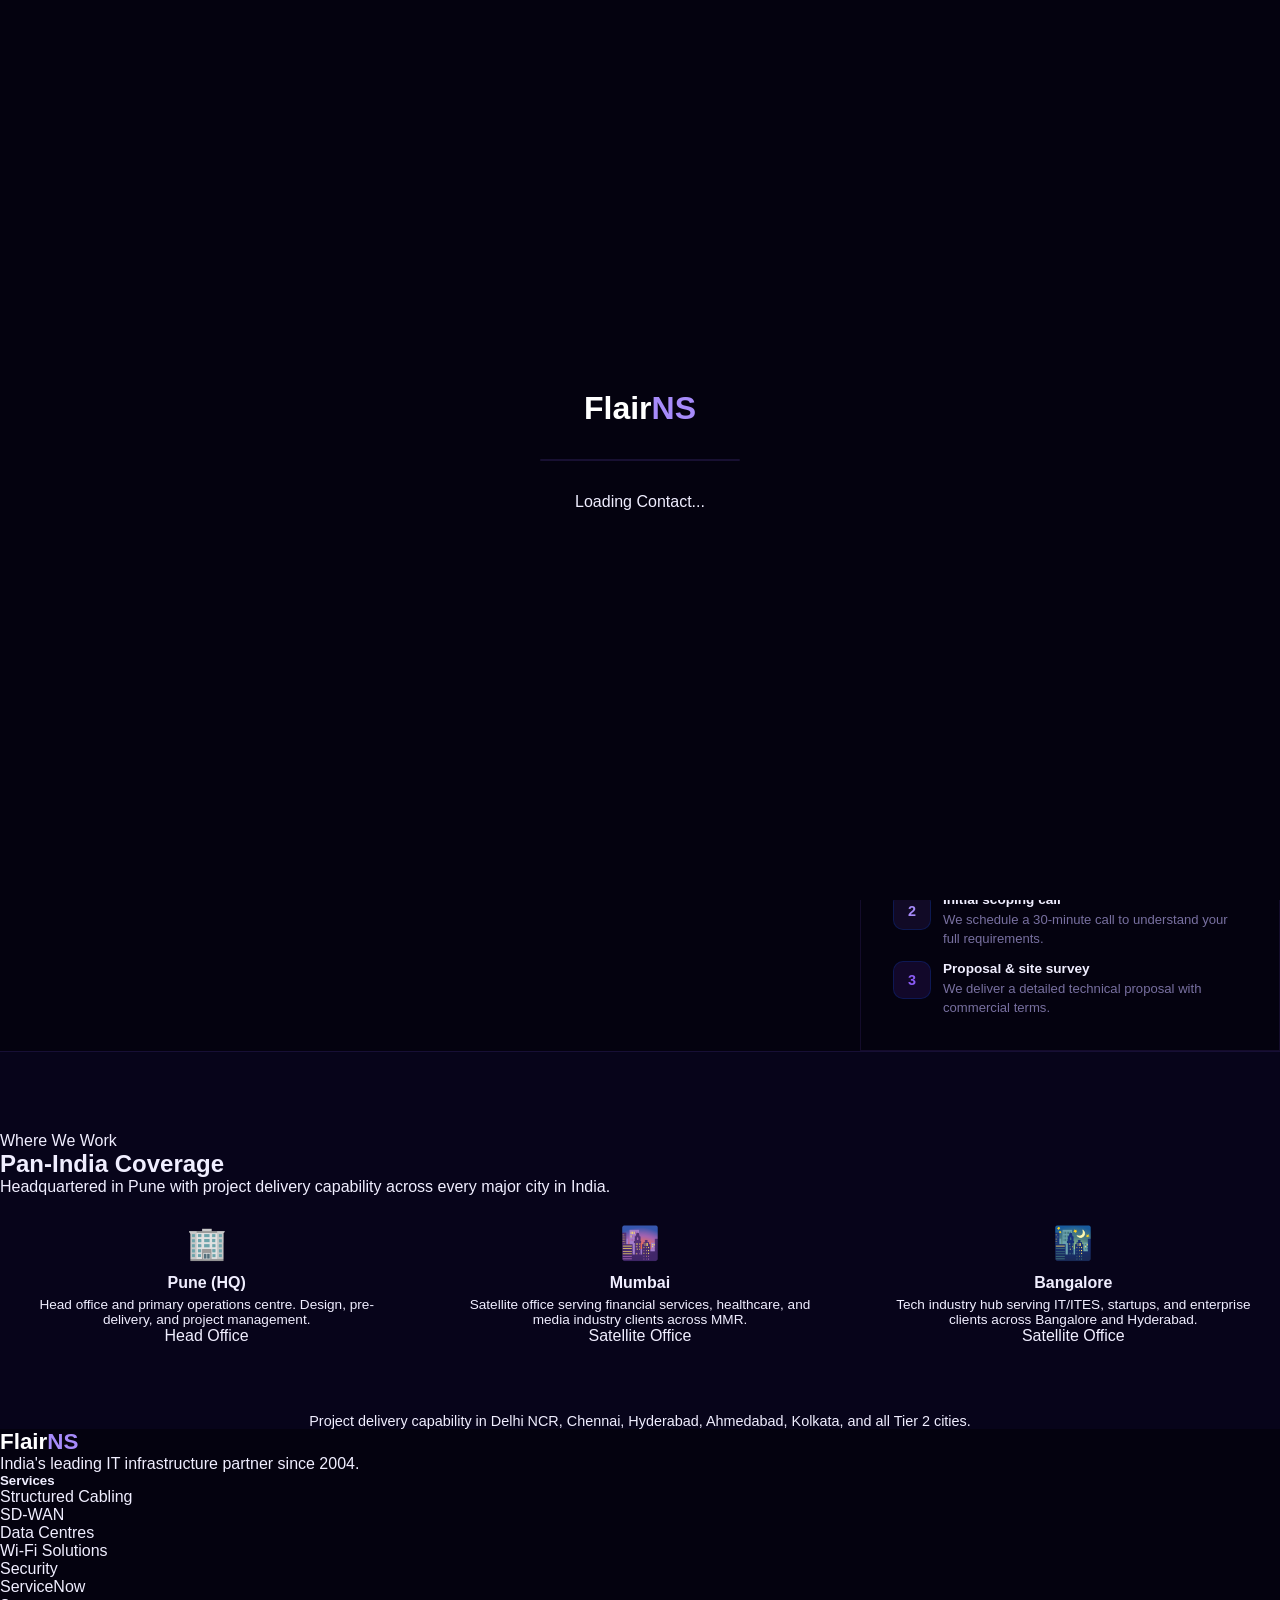
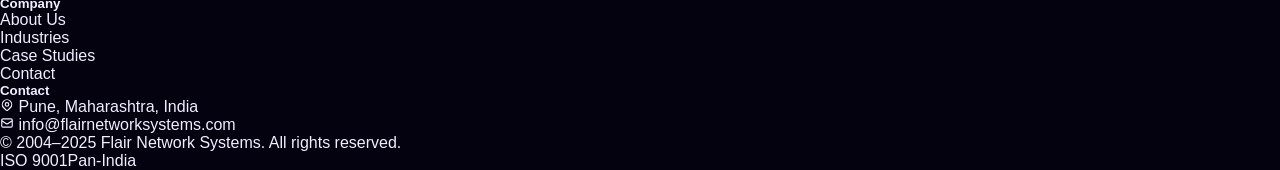
<file: contact.html>
<!DOCTYPE html>
<html lang="en">
<head>
  <meta charset="UTF-8" />
  <meta name="viewport" content="width=device-width, initial-scale=1.0" />
  <title>Contact — Flair Network Systems</title>
  <meta name="description" content="Get in touch with Flair Network Systems — we respond to all enquiries within 24 hours. Talk to our engineers about your next IT infrastructure project." />
  <link rel="stylesheet" href="shared.css" />
  <style>
    /* ── Contact Layout ── */
    .contact-grid {
      display: grid;
      grid-template-columns: 1fr 420px;
      gap: 4rem;
      align-items: start;
    }

    @media (max-width: 960px) { .contact-grid { grid-template-columns: 1fr; gap: 3rem; } }

    /* ── Form Panel ── */
    .form-panel {
      background: var(--glass);
      backdrop-filter: blur(16px);
      border: 1px solid var(--border);
      border-radius: var(--radius-lg);
      padding: 3rem;
      position: relative;
      overflow: hidden;
    }

    .form-panel::before {
      content: '';
      position: absolute;
      top: 0; left: 0; right: 0;
      height: 2px;
      background: linear-gradient(90deg, var(--purple), var(--blue), var(--purple-light));
    }

    .form-panel h2 { margin-bottom: 0.5rem; }
    .form-panel > p { margin-bottom: 2rem; font-size: 0.95rem; }

    .form-row { display: grid; grid-template-columns: 1fr 1fr; gap: 1rem; }

    @media (max-width: 560px) { .form-row { grid-template-columns: 1fr; } .form-panel { padding: 2rem; } }

    .form-submit {
      margin-top: 1.5rem;
      display: flex;
      align-items: center;
      gap: 1rem;
      flex-wrap: wrap;
    }

    .form-submit .btn {
      flex: 1;
      justify-content: center;
    }

    .response-note {
      font-size: 0.78rem;
      color: var(--muted);
      display: flex;
      align-items: center;
      gap: 0.4rem;
    }

    .success-msg {
      display: none;
      text-align: center;
      padding: 3rem 2rem;
    }

    .success-msg .success-icon {
      width: 64px; height: 64px;
      border-radius: 50%;
      background: rgba(34,197,94,0.1);
      border: 2px solid #22c55e;
      display: flex;
      align-items: center;
      justify-content: center;
      margin: 0 auto 1.5rem;
      color: #22c55e;
    }

    .success-msg h3 { margin-bottom: 0.5rem; }

    /* ── Info Panel ── */
    .info-panel {
      position: sticky;
      top: 90px;
      display: flex;
      flex-direction: column;
      gap: 1.5rem;
    }

    .info-card {
      background: var(--glass);
      border: 1px solid var(--border);
      border-radius: var(--radius-lg);
      padding: 2rem;
    }

    .info-card h4 { margin-bottom: 1.25rem; font-size: 1rem; }

    .info-item {
      display: flex;
      align-items: flex-start;
      gap: 0.75rem;
      margin-bottom: 1.25rem;
    }

    .info-item:last-child { margin-bottom: 0; }

    .info-icon {
      width: 38px; height: 38px;
      border-radius: 10px;
      background: rgba(0,85,255,0.1);
      border: 1px solid rgba(0,85,255,0.2);
      display: flex;
      align-items: center;
      justify-content: center;
      flex-shrink: 0;
      color: var(--purple-light);
    }

    .info-item-text strong { display: block; font-size: 0.85rem; font-weight: 600; margin-bottom: 0.15rem; }
    .info-item-text span { font-size: 0.82rem; color: var(--muted); line-height: 1.5; }

    .sla-card {
      background: linear-gradient(135deg, rgba(0,85,255,0.08), rgba(139,92,246,0.06));
      border: 1px solid rgba(139,92,246,0.2);
      border-radius: var(--radius-lg);
      padding: 1.75rem;
      text-align: center;
    }

    .sla-badge {
      display: inline-flex;
      align-items: center;
      justify-content: center;
      width: 56px; height: 56px;
      border-radius: 50%;
      background: rgba(139,92,246,0.1);
      border: 2px solid rgba(139,92,246,0.3);
      font-size: 1.3rem;
      margin: 0 auto 1rem;
    }

    .sla-card h4 { color: var(--purple-light); margin-bottom: 0.4rem; }
    .sla-card p { font-size: 0.85rem; }

    /* ── Offices ── */
    .offices-grid {
      display: grid;
      grid-template-columns: repeat(3, 1fr);
      gap: 1.25rem;
    }

    @media (max-width: 768px) { .offices-grid { grid-template-columns: 1fr; } }

    .office-card {
      padding: 1.75rem;
      text-align: center;
    }

    .office-flag { font-size: 2rem; margin-bottom: 0.75rem; }
    .office-card h4 { font-size: 1rem; margin-bottom: 0.3rem; }
    .office-card p { font-size: 0.85rem; }
    .office-card .tag { margin-top: 0.75rem; }
  </style>
</head>
<body>

<div id="loader">
  <div class="loader-logo">Flair<span>NS</span></div>
  <div class="loader-bar"></div>
  <div class="loader-text">Loading Contact...</div>
</div>
<div id="cursor"></div>
<div id="cursor-ring"></div>
<div id="scroll-progress"></div>

<a href="contact.html" id="float-cta">
  <svg xmlns="http://www.w3.org/2000/svg" fill="none" viewBox="0 0 24 24" stroke-width="2" stroke="currentColor"><path stroke-linecap="round" stroke-linejoin="round" d="M7.5 8.25h9m-9 3H12m-9.75 1.51c0 1.6 1.123 2.994 2.707 3.227 1.129.166 2.27.293 3.423.379.35.026.67.21.865.501L12 21l2.755-3.645c.195-.29.515-.475.865-.501a48.5 48.5 0 003.423-.379c1.584-.233 2.707-1.626 2.707-3.228V6.741c0-1.602-1.123-2.995-2.707-3.228A48.394 48.394 0 0012 3c-2.392 0-4.744.175-7.043.513C3.373 3.746 2.25 5.14 2.25 6.741v6.018z"/></svg>
  Get a Quote
</a>

<nav class="nav">
  <a href="index.html" class="nav-logo">Flair<span>NS</span></a>
  <ul class="nav-links">
    <li><a href="index.html">Home</a></li>
    <li><a href="services.html">Services</a></li>
    <li><a href="solutions.html">Solutions</a></li>
    <li><a href="about.html">About</a></li>
    <li><a href="case-studies.html">Case Studies</a></li>
    <li><a href="contact.html">Contact</a></li>
    <li><a href="contact.html" class="nav-cta">Get a Quote</a></li>
  </ul>
  <button class="nav-hamburger" aria-label="Toggle menu">
    <span></span><span></span><span></span>
  </button>
</nav>
<div class="nav-mobile">
  <a href="index.html">Home</a>
  <a href="services.html">Services</a>
  <a href="solutions.html">Solutions</a>
  <a href="about.html">About</a>
  <a href="case-studies.html">Case Studies</a>
  <a href="contact.html">Contact</a>
  <a href="contact.html" class="nav-cta" style="margin-top:.5rem;text-align:center;border-radius:8px;padding:.7rem 1rem;">Get a Quote →</a>
</div>

<!-- Hero -->
<div class="page-hero">
  <div class="page-hero-bg"></div>
  <div class="page-hero-tag">
    <svg width="12" height="12" fill="currentColor" viewBox="0 0 8 8"><circle cx="4" cy="4" r="4"/></svg>
    Response within 24 hours
  </div>
  <h1>Let's Build Something<br /><span class="gradient-text">Great Together.</span></h1>
  <p>Tell us about your infrastructure challenge — a senior engineer will review your enquiry and respond within one business day.</p>
</div>

<!-- Contact Main -->
<section class="section">
  <div class="contact-grid">

    <!-- Form -->
    <div class="form-panel reveal-left">
      <h2>Send Us a Message</h2>
      <p>Fill in the details below and we'll get back to you within 24 hours.</p>

      <form action="https://formspree.io/f/xpwzgvqk" method="POST" id="contact-form" novalidate>
        <div class="form-row">
          <div class="form-group">
            <label for="name">Full Name *</label>
            <input type="text" id="name" name="name" placeholder="Rahul Sharma" required autocomplete="name" />
            <div class="field-msg" id="name-msg"></div>
          </div>
          <div class="form-group">
            <label for="company">Company *</label>
            <input type="text" id="company" name="company" placeholder="Acme Corp" required />
            <div class="field-msg" id="company-msg"></div>
          </div>
        </div>

        <div class="form-row">
          <div class="form-group">
            <label for="email">Business Email *</label>
            <input type="email" id="email" name="email" placeholder="rahul@company.com" required autocomplete="email" />
            <div class="field-msg" id="email-msg"></div>
          </div>
          <div class="form-group">
            <label for="phone">Phone Number</label>
            <input type="tel" id="phone" name="phone" placeholder="+91 98765 43210" autocomplete="tel" />
            <div class="field-msg" id="phone-msg"></div>
          </div>
        </div>

        <div class="form-group">
          <label for="service">Service Interest *</label>
          <select id="service" name="service" required>
            <option value="" disabled selected>Select a service...</option>
            <option value="cabling">Structured Cabling</option>
            <option value="sdwan">SD-WAN</option>
            <option value="dc">Data Centre Infrastructure</option>
            <option value="wifi">Wi-Fi Solutions</option>
            <option value="security">Security &amp; Surveillance</option>
            <option value="servicenow">ServiceNow Consultancy</option>
            <option value="av">Audio-Visual Systems</option>
            <option value="audit">IT Infrastructure Audit</option>
            <option value="multiple">Multiple Services</option>
            <option value="other">Other / Not Sure</option>
          </select>
          <div class="field-msg" id="service-msg"></div>
        </div>

        <div class="form-group">
          <label for="message">Tell Us About Your Project *</label>
          <textarea id="message" name="message" placeholder="Describe your infrastructure challenge, project scope, timeline, and any specific requirements..." required></textarea>
          <div class="field-msg" id="message-msg"></div>
        </div>

        <div class="form-submit">
          <button type="submit" class="btn btn-primary" id="submit-btn">
            <svg width="16" height="16" fill="none" stroke="currentColor" stroke-width="2" viewBox="0 0 24 24"><path d="M22 2L11 13M22 2L15 22 11 13 2 9l20-7z"/></svg>
            Send Message
          </button>
        </div>

        <p class="response-note" style="margin-top:1rem;">
          <svg width="14" height="14" fill="none" stroke="currentColor" stroke-width="2" viewBox="0 0 24 24"><path d="M12 8v4l3 3m6-3a9 9 0 11-18 0 9 9 0 0118 0z"/></svg>
          We typically respond within 24 business hours. Your information is never shared.
        </p>
      </form>

      <div class="success-msg" id="success-msg">
        <div class="success-icon">
          <svg width="28" height="28" fill="none" stroke="currentColor" stroke-width="2" viewBox="0 0 24 24"><path d="M5 13l4 4L19 7"/></svg>
        </div>
        <h3>Message Received!</h3>
        <p>Thank you for reaching out. A senior engineer from our team will review your enquiry and respond within 24 hours.</p>
      </div>
    </div>

    <!-- Info Panel -->
    <aside class="info-panel">
      <div class="sla-card reveal-right">
        <div class="sla-badge">⚡</div>
        <h4>24-Hour Response Guarantee</h4>
        <p>Every enquiry is reviewed by a senior engineer and responded to within one business day — no auto-replies, no offshore call centres.</p>
      </div>

      <div class="info-card reveal-right" data-delay="100">
        <h4>Get in Touch Directly</h4>
        <div class="info-item">
          <div class="info-icon">
            <svg width="16" height="16" fill="none" stroke="currentColor" stroke-width="2" viewBox="0 0 24 24"><path d="M3 8l7.89 5.26a2 2 0 002.22 0L21 8M5 19h14a2 2 0 002-2V7a2 2 0 00-2-2H5a2 2 0 00-2 2v10a2 2 0 002 2z"/></svg>
          </div>
          <div class="info-item-text">
            <strong>Email</strong>
            <span>info@flairnetworksystems.com</span>
          </div>
        </div>
        <div class="info-item">
          <div class="info-icon">
            <svg width="16" height="16" fill="none" stroke="currentColor" stroke-width="2" viewBox="0 0 24 24"><path d="M3 5a2 2 0 012-2h3.28a1 1 0 01.948.684l1.498 4.493a1 1 0 01-.502 1.21l-2.257 1.13a11.042 11.042 0 005.516 5.516l1.13-2.257a1 1 0 011.21-.502l4.493 1.498a1 1 0 01.684.949V19a2 2 0 01-2 2h-1C9.716 21 3 14.284 3 6V5z"/></svg>
          </div>
          <div class="info-item-text">
            <strong>Phone</strong>
            <span>+91 20 XXXX XXXX<br />Mon–Sat, 9:00–18:00 IST</span>
          </div>
        </div>
        <div class="info-item">
          <div class="info-icon">
            <svg width="16" height="16" fill="none" stroke="currentColor" stroke-width="2" viewBox="0 0 24 24"><path d="M17.657 16.657L13.414 20.9a1.998 1.998 0 01-2.827 0l-4.244-4.243a8 8 0 1111.314 0z"/><circle cx="12" cy="11" r="3"/></svg>
          </div>
          <div class="info-item-text">
            <strong>Head Office</strong>
            <span>Flair Network Systems<br />Pune, Maharashtra 411 001<br />India</span>
          </div>
        </div>
      </div>

      <div class="info-card reveal-right" data-delay="200">
        <h4>What Happens Next?</h4>
        <div class="info-item" style="margin-bottom:.75rem;">
          <div class="info-icon" style="background:rgba(0,85,255,0.15);color:var(--blue);font-family:'Space Grotesk',sans-serif;font-weight:700;font-size:.9rem;">1</div>
          <div class="info-item-text">
            <strong>We review your enquiry</strong>
            <span>A senior engineer reads your message and assesses your requirements.</span>
          </div>
        </div>
        <div class="info-item" style="margin-bottom:.75rem;">
          <div class="info-icon" style="background:rgba(139,92,246,0.1);color:var(--purple-light);font-family:'Space Grotesk',sans-serif;font-weight:700;font-size:.9rem;">2</div>
          <div class="info-item-text">
            <strong>Initial scoping call</strong>
            <span>We schedule a 30-minute call to understand your full requirements.</span>
          </div>
        </div>
        <div class="info-item">
          <div class="info-icon" style="background:rgba(124,58,237,0.12);color:var(--purple);font-family:'Space Grotesk',sans-serif;font-weight:700;font-size:.9rem;">3</div>
          <div class="info-item-text">
            <strong>Proposal &amp; site survey</strong>
            <span>We deliver a detailed technical proposal with commercial terms.</span>
          </div>
        </div>
      </div>
    </aside>

  </div>
</section>

<!-- Offices -->
<section class="section" style="background:var(--bg2);border-top:1px solid var(--border);">
  <div class="section-header">
    <span class="section-label">Where We Work</span>
    <h2>Pan-India <span class="gradient-text-bc">Coverage</span></h2>
    <p>Headquartered in Pune with project delivery capability across every major city in India.</p>
  </div>
  <div class="offices-grid">
    <div class="glass-card office-card reveal" data-delay="0">
      <div class="office-flag">🏢</div>
      <h4>Pune (HQ)</h4>
      <p>Head office and primary operations centre. Design, pre-delivery, and project management.</p>
      <span class="tag">Head Office</span>
    </div>
    <div class="glass-card office-card reveal" data-delay="100">
      <div class="office-flag">🌆</div>
      <h4>Mumbai</h4>
      <p>Satellite office serving financial services, healthcare, and media industry clients across MMR.</p>
      <span class="tag">Satellite Office</span>
    </div>
    <div class="glass-card office-card reveal" data-delay="200">
      <div class="office-flag">🌃</div>
      <h4>Bangalore</h4>
      <p>Tech industry hub serving IT/ITES, startups, and enterprise clients across Bangalore and Hyderabad.</p>
      <span class="tag">Satellite Office</span>
    </div>
  </div>
  <div style="text-align:center;margin-top:2.5rem;">
    <p style="margin-bottom:0;font-size:.9rem;">Project delivery capability in Delhi NCR, Chennai, Hyderabad, Ahmedabad, Kolkata, and all Tier 2 cities.</p>
  </div>
</section>

<!-- Footer -->
<footer class="footer">
  <div class="footer-grid">
    <div class="footer-brand">
      <a href="index.html" class="nav-logo">Flair<span>NS</span></a>
      <p>India's leading IT infrastructure partner since 2004.</p>
    </div>
    <div class="footer-col">
      <h5>Services</h5>
      <ul>
        <li><a href="services.html#cabling">Structured Cabling</a></li>
        <li><a href="services.html#sdwan">SD-WAN</a></li>
        <li><a href="services.html#dc">Data Centres</a></li>
        <li><a href="services.html#wifi">Wi-Fi Solutions</a></li>
        <li><a href="services.html#security">Security</a></li>
        <li><a href="services.html#servicenow">ServiceNow</a></li>
      </ul>
    </div>
    <div class="footer-col">
      <h5>Company</h5>
      <ul>
        <li><a href="about.html">About Us</a></li>
        <li><a href="solutions.html">Industries</a></li>
        <li><a href="case-studies.html">Case Studies</a></li>
        <li><a href="contact.html">Contact</a></li>
      </ul>
    </div>
    <div class="footer-col">
      <h5>Contact</h5>
      <div class="footer-contact-item">
        <svg width="14" height="14" fill="none" stroke="currentColor" stroke-width="2" viewBox="0 0 24 24"><path d="M17.657 16.657L13.414 20.9a1.998 1.998 0 01-2.827 0l-4.244-4.243a8 8 0 1111.314 0z"/><circle cx="12" cy="11" r="3"/></svg>
        <span>Pune, Maharashtra, India</span>
      </div>
      <div class="footer-contact-item">
        <svg width="14" height="14" fill="none" stroke="currentColor" stroke-width="2" viewBox="0 0 24 24"><path d="M3 8l7.89 5.26a2 2 0 002.22 0L21 8M5 19h14a2 2 0 002-2V7a2 2 0 00-2-2H5a2 2 0 00-2 2v10a2 2 0 002 2z"/></svg>
        <span>info@flairnetworksystems.com</span>
      </div>
    </div>
  </div>
  <div class="footer-bottom">
    <p>&copy; 2004–2025 Flair Network Systems. All rights reserved.</p>
    <div class="footer-badges"><span class="footer-badge">ISO 9001</span><span class="footer-badge">Pan-India</span></div>
  </div>
</footer>

<script>
  /* ── Contact Form Validation ── */
  (function () {
    const form = document.getElementById('contact-form');
    const successEl = document.getElementById('success-msg');

    const rules = {
      name:    { req: true, min: 2, msg: 'Please enter your full name.' },
      company: { req: true, min: 2, msg: 'Please enter your company name.' },
      email:   { req: true, regex: /^[^\s@]+@[^\s@]+\.[^\s@]+$/, msg: 'Please enter a valid email address.' },
      phone:   { req: false, regex: /^[+\d\s\-().]{7,20}$/, msg: 'Please enter a valid phone number.' },
      service: { req: true, msg: 'Please select a service area.' },
      message: { req: true, min: 20, msg: 'Please provide more detail (at least 20 characters).' },
    };

    function setFieldState(id, state, msg) {
      const input = document.getElementById(id);
      const msgEl = document.getElementById(id + '-msg');
      if (!input) return;
      input.classList.remove('valid', 'invalid');
      if (state) input.classList.add(state);
      if (msgEl) {
        msgEl.className = 'field-msg ' + (state === 'valid' ? 'ok' : state === 'invalid' ? 'err' : '');
        msgEl.innerHTML = state === 'valid'
          ? '<svg width="12" height="12" fill="none" stroke="currentColor" stroke-width="2.5" viewBox="0 0 24 24"><path d="M5 13l4 4L19 7"/></svg> ' + (msg || 'Looks good!')
          : state === 'invalid' ? '<svg width="12" height="12" fill="none" stroke="currentColor" stroke-width="2" viewBox="0 0 24 24"><circle cx="12" cy="12" r="10"/><path d="M15 9l-6 6M9 9l6 6"/></svg> ' + (msg || '')
          : '';
      }
    }

    function validateField(id) {
      const rule = rules[id];
      if (!rule) return true;
      const el = document.getElementById(id);
      if (!el) return true;
      const val = el.value.trim();

      if (rule.req && !val) { setFieldState(id, 'invalid', rule.msg); return false; }
      if (!val && !rule.req) { setFieldState(id, '', ''); return true; }
      if (rule.min && val.length < rule.min) { setFieldState(id, 'invalid', rule.msg); return false; }
      if (rule.regex && !rule.regex.test(val)) { setFieldState(id, 'invalid', rule.msg); return false; }
      setFieldState(id, 'valid', '');
      return true;
    }

    // Live validation on blur
    Object.keys(rules).forEach(id => {
      const el = document.getElementById(id);
      if (el) {
        el.addEventListener('blur', () => validateField(id));
        el.addEventListener('input', () => {
          if (el.classList.contains('invalid')) validateField(id);
        });
      }
    });

    form.addEventListener('submit', function (e) {
      e.preventDefault();
      let valid = true;
      Object.keys(rules).forEach(id => { if (!validateField(id)) valid = false; });
      if (!valid) return;

      const btn = document.getElementById('submit-btn');
      btn.disabled = true;
      btn.innerHTML = '<svg width="16" height="16" fill="none" stroke="currentColor" stroke-width="2" viewBox="0 0 24 24" style="animation:spin 1s linear infinite"><path d="M4 4v5h5M20 20v-5h-5M4 9a9 9 0 0115-6.7M20 15a9 9 0 01-15 6.7"/></svg> Sending...';

      // Simulate send
      setTimeout(() => {
        form.style.display = 'none';
        successEl.style.display = 'block';
      }, 1200);
    });
  })();
</script>
<style>
  @keyframes spin { to { transform: rotate(360deg); } }
</style>
<script src="shared.js"></script>
</body>
</html>
</file>
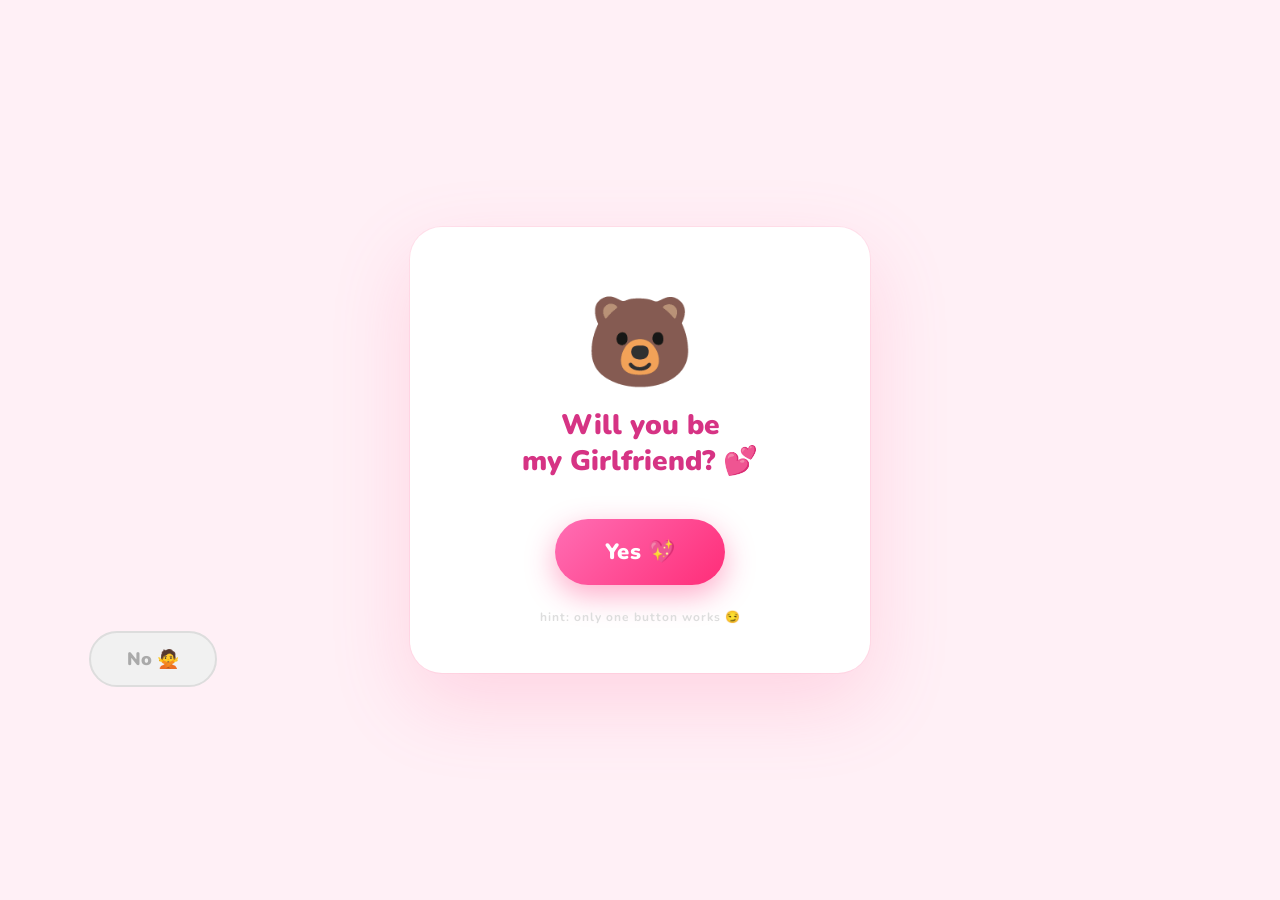
<file: gf.html>
<!DOCTYPE html>
<html lang="en">
<head>
  <meta charset="UTF-8"/>
  <meta name="viewport" content="width=device-width, initial-scale=1.0"/>
  <title>Important Question 🌸</title>
  <link href="https://fonts.googleapis.com/css2?family=Nunito:wght@400;700;800;900&display=swap" rel="stylesheet"/>
  <style>
    * { margin: 0; padding: 0; box-sizing: border-box; }

    body {
      font-family: 'Nunito', sans-serif;
      background: #fff0f6;
      min-height: 100vh;
      display: flex;
      align-items: center;
      justify-content: center;
      overflow: hidden;
      position: relative;
      user-select: none;
    }

    .hearts-bg {
      position: fixed;
      inset: 0;
      pointer-events: none;
      overflow: hidden;
      z-index: 0;
    }
    .heart-float {
      position: absolute;
      bottom: -60px;
      animation: floatUp linear infinite;
      opacity: 0.35;
    }
    @keyframes floatUp {
      0%   { transform: translateY(0) rotate(0deg); opacity: 0.35; }
      100% { transform: translateY(-110vh) rotate(25deg); opacity: 0; }
    }

    .card {
      position: relative;
      z-index: 10;
      background: #fff;
      border-radius: 32px;
      padding: 56px 48px 48px;
      text-align: center;
      box-shadow: 0 30px 80px rgba(255,100,150,0.2), 0 0 0 1px rgba(255,150,180,0.15);
      max-width: 460px;
      width: 90%;
      animation: popIn 0.7s cubic-bezier(0.175,0.885,0.32,1.275) both;
    }
    @keyframes popIn {
      0%   { transform: scale(0.5); opacity: 0; }
      100% { transform: scale(1); opacity: 1; }
    }

    .bear {
      font-size: 88px;
      display: block;
      margin-bottom: 4px;
      animation: bearWobble 2s ease-in-out infinite;
      transition: all 0.3s;
    }
    @keyframes bearWobble {
      0%,100% { transform: rotate(-4deg) scale(1); }
      50%      { transform: rotate(4deg) scale(1.06); }
    }

    .question {
      font-size: 28px;
      font-weight: 900;
      color: #d63384;
      line-height: 1.3;
      margin-bottom: 40px;
    }

    /* Button wrapper — relative so absolute NO can roam inside viewport */
    .btn-yes {
      background: linear-gradient(135deg, #ff6eb4, #ff2d78);
      color: #fff;
      font-family: 'Nunito', sans-serif;
      font-size: 22px;
      font-weight: 900;
      border: none;
      padding: 18px 50px;
      border-radius: 100px;
      cursor: pointer;
      box-shadow: 0 10px 30px rgba(255,45,120,0.4);
      transition: transform 0.2s, box-shadow 0.2s;
      letter-spacing: 0.5px;
      display: inline-block;
      animation: yesPulse 1.5s ease-in-out infinite;
    }
    @keyframes yesPulse {
      0%,100% { box-shadow: 0 10px 30px rgba(255,45,120,0.4); transform: scale(1); }
      50%      { box-shadow: 0 18px 44px rgba(255,45,120,0.6); transform: scale(1.04); }
    }
    .btn-yes:hover {
      transform: scale(1.1) translateY(-3px) !important;
      box-shadow: 0 20px 50px rgba(255,45,120,0.55) !important;
    }

    /* NO — absolutely positioned, runs around the screen */
    .btn-no {
      position: fixed;
      background: #f1f1f1;
      color: #aaa;
      font-family: 'Nunito', sans-serif;
      font-size: 18px;
      font-weight: 900;
      border: 2px solid #ddd;
      padding: 14px 36px;
      border-radius: 100px;
      cursor: not-allowed;
      pointer-events: none; /* can never be clicked */
      z-index: 50;
      transition: top 0.18s cubic-bezier(0.34,1.56,0.64,1), left 0.18s cubic-bezier(0.34,1.56,0.64,1);
    }

    .tip {
      margin-top: 24px;
      font-size: 12px;
      color: #ddd;
      font-weight: 700;
      letter-spacing: 1px;
    }

    /* YES screen */
    #yes-screen {
      display: none;
      position: fixed;
      inset: 0;
      background: linear-gradient(135deg, #ff6eb4, #ff2d78);
      z-index: 100;
      flex-direction: column;
      align-items: center;
      justify-content: center;
      animation: fadeInBig 0.5s ease both;
    }
    @keyframes fadeInBig {
      0%   { opacity: 0; transform: scale(1.08); }
      100% { opacity: 1; transform: scale(1); }
    }
    #yes-screen.show { display: flex; }
    .yes-emoji { font-size: 110px; animation: bounce 0.6s ease infinite alternate; }
    @keyframes bounce {
      0%   { transform: translateY(0) scale(1); }
      100% { transform: translateY(-22px) scale(1.1); }
    }
    .yes-text {
      font-size: 52px;
      font-weight: 900;
      color: #fff;
      margin: 20px 0 12px;
      text-shadow: 0 4px 20px rgba(0,0,0,0.12);
    }
    .yes-sub {
      font-size: 22px;
      color: rgba(255,255,255,0.88);
      font-weight: 700;
      text-align: center;
      padding: 0 24px;
    }

    .confetti-piece {
      position: fixed;
      pointer-events: none;
      z-index: 200;
      animation: confettiFall linear forwards;
    }
    @keyframes confettiFall {
      0%   { transform: translateY(-20px) rotate(0deg); opacity: 1; }
      100% { transform: translateY(110vh) rotate(720deg); opacity: 0; }
    }
  </style>
</head>
<body>

<div class="hearts-bg" id="hearts-bg"></div>

<div class="card" id="main-card">
  <span class="bear" id="bear">🐻</span>
  <div class="question">Will you be<br/>my Girlfriend? 💕</div>
  <button class="btn-yes" onclick="sayYes()">Yes 💖</button>
  <div class="tip">hint: only one button works 😏</div>
</div>

<!-- NO floats freely -->
<button class="btn-no" id="noBtn">No 🙅</button>

<!-- YES screen -->
<div id="yes-screen">
  <div class="yes-emoji">🥰</div>
  <div class="yes-text">Yayyy! 🎉</div>
  <div class="yes-sub">I knew you'd say yes!<br/>You just made me the happiest 🐻❤️</div>
</div>

<script>
  /* ── Floating hearts ── */
  const emojis = ['❤️','💕','💖','💗','🌸','💝','💓','✨'];
  const bg = document.getElementById('hearts-bg');
  for (let i = 0; i < 20; i++) {
    const h = document.createElement('span');
    h.className = 'heart-float';
    h.textContent = emojis[Math.floor(Math.random() * emojis.length)];
    h.style.left = Math.random() * 100 + '%';
    h.style.fontSize = (16 + Math.random() * 22) + 'px';
    h.style.animationDuration = (6 + Math.random() * 10) + 's';
    h.style.animationDelay = (Math.random() * 8) + 's';
    bg.appendChild(h);
  }

  /* ── NO button: roams randomly, runs from cursor ── */
  const noBtn = document.getElementById('noBtn');
  const W = () => window.innerWidth;
  const H = () => window.innerHeight;
  const NW = 130, NH = 55; // approx button size

  function randPos() {
    return {
      x: Math.random() * (W() - NW - 20) + 10,
      y: Math.random() * (H() - NH - 20) + 10
    };
  }

  let pos = randPos();
  noBtn.style.left = pos.x + 'px';
  noBtn.style.top  = pos.y + 'px';

  // Auto-roam every 1.8s
  setInterval(() => {
    pos = randPos();
    noBtn.style.left = pos.x + 'px';
    noBtn.style.top  = pos.y + 'px';
  }, 1800);

  // Run from mouse/touch
  function runFrom(cx, cy) {
    const bx = pos.x + NW / 2;
    const by = pos.y + NH / 2;
    const dx = bx - cx;
    const dy = by - cy;
    const dist = Math.sqrt(dx * dx + dy * dy);
    if (dist < 180) {
      // flee in opposite direction
      const angle = Math.atan2(dy, dx);
      let nx = pos.x + Math.cos(angle) * 200;
      let ny = pos.y + Math.sin(angle) * 200;
      // clamp to viewport
      nx = Math.max(10, Math.min(W() - NW - 10, nx));
      ny = Math.max(10, Math.min(H() - NH - 10, ny));
      pos = { x: nx, y: ny };
      noBtn.style.left = nx + 'px';
      noBtn.style.top  = ny + 'px';
    }
  }

  document.addEventListener('mousemove', e => runFrom(e.clientX, e.clientY));
  document.addEventListener('touchmove', e => {
    runFrom(e.touches[0].clientX, e.touches[0].clientY);
  }, { passive: true });

  /* ── YES ── */
  function sayYes() {
    document.getElementById('yes-screen').classList.add('show');
    launchConfetti();
  }

  function launchConfetti() {
    const colors = ['#ff6eb4','#ff2d78','#fff','#ffcc00','#ff9900','#a855f7','#22d3ee','#4ade80'];
    for (let i = 0; i < 140; i++) {
      setTimeout(() => {
        const c = document.createElement('div');
        c.className = 'confetti-piece';
        c.style.left = Math.random() * 100 + 'vw';
        c.style.background = colors[Math.floor(Math.random() * colors.length)];
        const size = 6 + Math.random() * 10;
        c.style.width = size + 'px';
        c.style.height = size + 'px';
        c.style.borderRadius = Math.random() > 0.5 ? '50%' : '2px';
        c.style.animationDuration = (2.5 + Math.random() * 3) + 's';
        document.body.appendChild(c);
        setTimeout(() => c.remove(), 6000);
      }, i * 15);
    }
  }
</script>
</body>
</html>
</file>
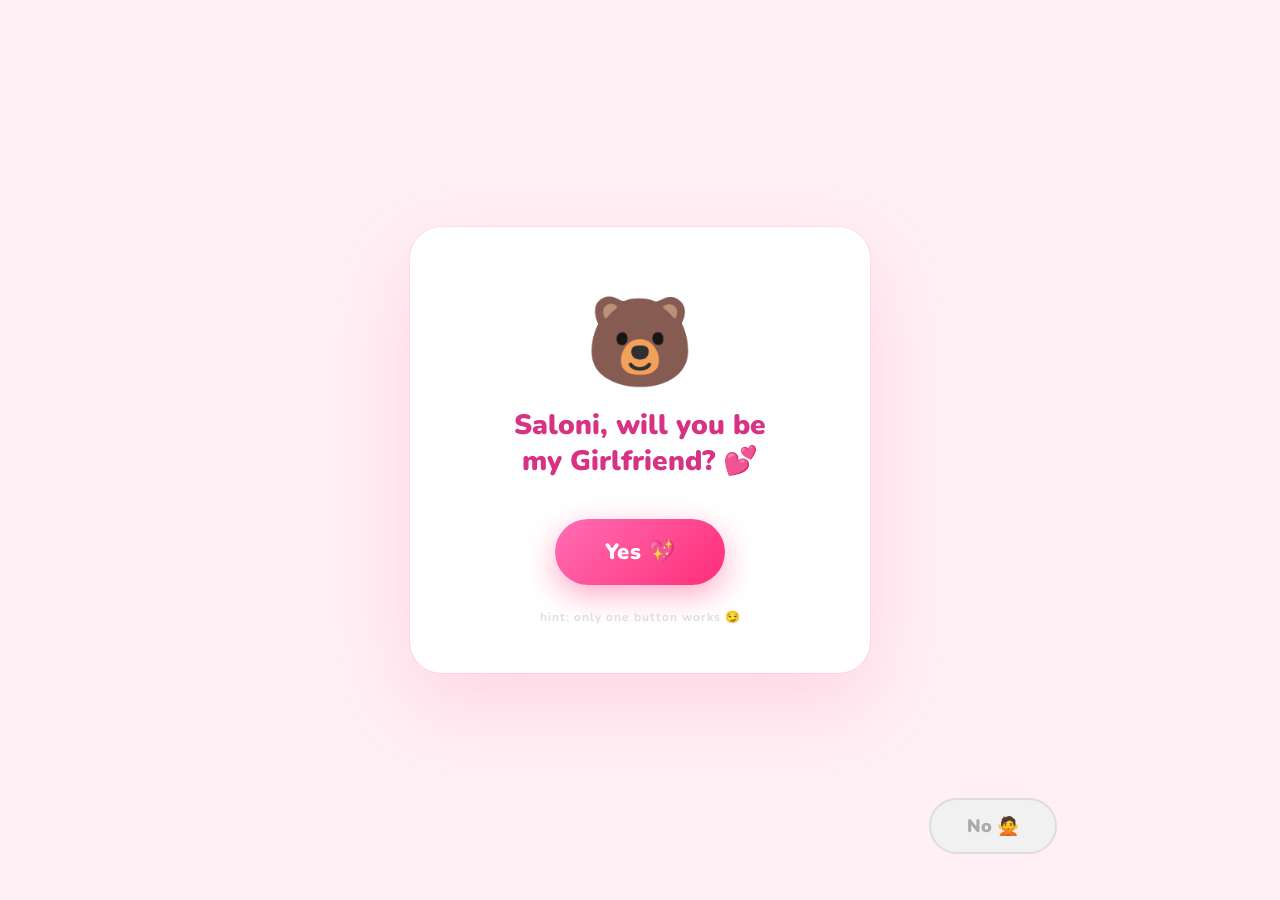
<file: love.html>
<!DOCTYPE html>
<html lang="en">
<head>
  <meta charset="UTF-8"/>
  <meta name="viewport" content="width=device-width, initial-scale=1.0"/>
  <title>Important Question 🌸</title>
  <link href="https://fonts.googleapis.com/css2?family=Nunito:wght@400;700;800;900&display=swap" rel="stylesheet"/>
  <style>
    * { margin: 0; padding: 0; box-sizing: border-box; }

    body {
      font-family: 'Nunito', sans-serif;
      background: #fff0f6;
      min-height: 100vh;
      display: flex;
      align-items: center;
      justify-content: center;
      overflow: hidden;
      position: relative;
      user-select: none;
    }

    .hearts-bg {
      position: fixed;
      inset: 0;
      pointer-events: none;
      overflow: hidden;
      z-index: 0;
    }
    .heart-float {
      position: absolute;
      bottom: -60px;
      animation: floatUp linear infinite;
      opacity: 0.35;
    }
    @keyframes floatUp {
      0%   { transform: translateY(0) rotate(0deg); opacity: 0.35; }
      100% { transform: translateY(-110vh) rotate(25deg); opacity: 0; }
    }

    .card {
      position: relative;
      z-index: 10;
      background: #fff;
      border-radius: 32px;
      padding: 56px 48px 48px;
      text-align: center;
      box-shadow: 0 30px 80px rgba(255,100,150,0.2), 0 0 0 1px rgba(255,150,180,0.15);
      max-width: 460px;
      width: 90%;
      animation: popIn 0.7s cubic-bezier(0.175,0.885,0.32,1.275) both;
    }
    @keyframes popIn {
      0%   { transform: scale(0.5); opacity: 0; }
      100% { transform: scale(1); opacity: 1; }
    }

    .bear {
      font-size: 88px;
      display: block;
      margin-bottom: 4px;
      animation: bearWobble 2s ease-in-out infinite;
      transition: all 0.3s;
    }
    @keyframes bearWobble {
      0%,100% { transform: rotate(-4deg) scale(1); }
      50%      { transform: rotate(4deg) scale(1.06); }
    }

    .question {
      font-size: 28px;
      font-weight: 900;
      color: #d63384;
      line-height: 1.3;
      margin-bottom: 40px;
    }

    /* Button wrapper — relative so absolute NO can roam inside viewport */
    .btn-yes {
      background: linear-gradient(135deg, #ff6eb4, #ff2d78);
      color: #fff;
      font-family: 'Nunito', sans-serif;
      font-size: 22px;
      font-weight: 900;
      border: none;
      padding: 18px 50px;
      border-radius: 100px;
      cursor: pointer;
      box-shadow: 0 10px 30px rgba(255,45,120,0.4);
      transition: transform 0.2s, box-shadow 0.2s;
      letter-spacing: 0.5px;
      display: inline-block;
      animation: yesPulse 1.5s ease-in-out infinite;
    }
    @keyframes yesPulse {
      0%,100% { box-shadow: 0 10px 30px rgba(255,45,120,0.4); transform: scale(1); }
      50%      { box-shadow: 0 18px 44px rgba(255,45,120,0.6); transform: scale(1.04); }
    }
    .btn-yes:hover {
      transform: scale(1.1) translateY(-3px) !important;
      box-shadow: 0 20px 50px rgba(255,45,120,0.55) !important;
    }

    /* NO — absolutely positioned, runs around the screen */
    .btn-no {
      position: fixed;
      background: #f1f1f1;
      color: #aaa;
      font-family: 'Nunito', sans-serif;
      font-size: 18px;
      font-weight: 900;
      border: 2px solid #ddd;
      padding: 14px 36px;
      border-radius: 100px;
      cursor: not-allowed;
      pointer-events: none; /* can never be clicked */
      z-index: 50;
      transition: top 0.18s cubic-bezier(0.34,1.56,0.64,1), left 0.18s cubic-bezier(0.34,1.56,0.64,1);
    }

    .tip {
      margin-top: 24px;
      font-size: 12px;
      color: #ddd;
      font-weight: 700;
      letter-spacing: 1px;
    }

    /* YES screen */
    #yes-screen {
      display: none;
      position: fixed;
      inset: 0;
      background: linear-gradient(135deg, #ff6eb4, #ff2d78);
      z-index: 100;
      flex-direction: column;
      align-items: center;
      justify-content: center;
      animation: fadeInBig 0.5s ease both;
    }
    @keyframes fadeInBig {
      0%   { opacity: 0; transform: scale(1.08); }
      100% { opacity: 1; transform: scale(1); }
    }
    #yes-screen.show { display: flex; }
    .yes-emoji { font-size: 110px; animation: bounce 0.6s ease infinite alternate; }
    @keyframes bounce {
      0%   { transform: translateY(0) scale(1); }
      100% { transform: translateY(-22px) scale(1.1); }
    }
    .yes-text {
      font-size: 52px;
      font-weight: 900;
      color: #fff;
      margin: 20px 0 12px;
      text-shadow: 0 4px 20px rgba(0,0,0,0.12);
    }
    .yes-sub {
      font-size: 22px;
      color: rgba(255,255,255,0.88);
      font-weight: 700;
      text-align: center;
      padding: 0 24px;
    }

    .confetti-piece {
      position: fixed;
      pointer-events: none;
      z-index: 200;
      animation: confettiFall linear forwards;
    }
    @keyframes confettiFall {
      0%   { transform: translateY(-20px) rotate(0deg); opacity: 1; }
      100% { transform: translateY(110vh) rotate(720deg); opacity: 0; }
    }
  </style>
</head>
<body>

<div class="hearts-bg" id="hearts-bg"></div>

<div class="card" id="main-card">
  <span class="bear" id="bear">🐻</span>
  <div class="question">Saloni, will you be<br/>my Girlfriend? 💕</div>
  <button class="btn-yes" onclick="sayYes()">Yes 💖</button>
  <div class="tip">hint: only one button works 😏</div>
</div>

<!-- NO floats freely -->
<button class="btn-no" id="noBtn">No 🙅</button>

<!-- YES screen -->
<div id="yes-screen">
  <div class="yes-emoji">🥰</div>
  <div class="yes-text">Yayyy! 🎉</div>
  <div class="yes-sub">I knew you'd say yes, Saloni! 🥹<br/>You just made me the happiest 🐻❤️</div>
</div>

<script>
  /* ── Floating hearts ── */
  const emojis = ['❤️','💕','💖','💗','🌸','💝','💓','✨'];
  const bg = document.getElementById('hearts-bg');
  for (let i = 0; i < 20; i++) {
    const h = document.createElement('span');
    h.className = 'heart-float';
    h.textContent = emojis[Math.floor(Math.random() * emojis.length)];
    h.style.left = Math.random() * 100 + '%';
    h.style.fontSize = (16 + Math.random() * 22) + 'px';
    h.style.animationDuration = (6 + Math.random() * 10) + 's';
    h.style.animationDelay = (Math.random() * 8) + 's';
    bg.appendChild(h);
  }

  /* ── NO button: roams randomly, runs from cursor ── */
  const noBtn = document.getElementById('noBtn');
  const W = () => window.innerWidth;
  const H = () => window.innerHeight;
  const NW = 130, NH = 55; // approx button size

  function randPos() {
    return {
      x: Math.random() * (W() - NW - 20) + 10,
      y: Math.random() * (H() - NH - 20) + 10
    };
  }

  let pos = randPos();
  noBtn.style.left = pos.x + 'px';
  noBtn.style.top  = pos.y + 'px';

  // Auto-roam every 1.8s
  setInterval(() => {
    pos = randPos();
    noBtn.style.left = pos.x + 'px';
    noBtn.style.top  = pos.y + 'px';
  }, 1800);

  // Run from mouse/touch
  function runFrom(cx, cy) {
    const bx = pos.x + NW / 2;
    const by = pos.y + NH / 2;
    const dx = bx - cx;
    const dy = by - cy;
    const dist = Math.sqrt(dx * dx + dy * dy);
    if (dist < 180) {
      // flee in opposite direction
      const angle = Math.atan2(dy, dx);
      let nx = pos.x + Math.cos(angle) * 200;
      let ny = pos.y + Math.sin(angle) * 200;
      // clamp to viewport
      nx = Math.max(10, Math.min(W() - NW - 10, nx));
      ny = Math.max(10, Math.min(H() - NH - 10, ny));
      pos = { x: nx, y: ny };
      noBtn.style.left = nx + 'px';
      noBtn.style.top  = ny + 'px';
    }
  }

  document.addEventListener('mousemove', e => runFrom(e.clientX, e.clientY));
  document.addEventListener('touchmove', e => {
    runFrom(e.touches[0].clientX, e.touches[0].clientY);
  }, { passive: true });

  /* ── YES ── */
  function sayYes() {
    document.getElementById('yes-screen').classList.add('show');
    launchConfetti();
  }

  function launchConfetti() {
    const colors = ['#ff6eb4','#ff2d78','#fff','#ffcc00','#ff9900','#a855f7','#22d3ee','#4ade80'];
    for (let i = 0; i < 140; i++) {
      setTimeout(() => {
        const c = document.createElement('div');
        c.className = 'confetti-piece';
        c.style.left = Math.random() * 100 + 'vw';
        c.style.background = colors[Math.floor(Math.random() * colors.length)];
        const size = 6 + Math.random() * 10;
        c.style.width = size + 'px';
        c.style.height = size + 'px';
        c.style.borderRadius = Math.random() > 0.5 ? '50%' : '2px';
        c.style.animationDuration = (2.5 + Math.random() * 3) + 's';
        document.body.appendChild(c);
        setTimeout(() => c.remove(), 6000);
      }, i * 15);
    }
  }
</script>
</body>
</html>
</file>
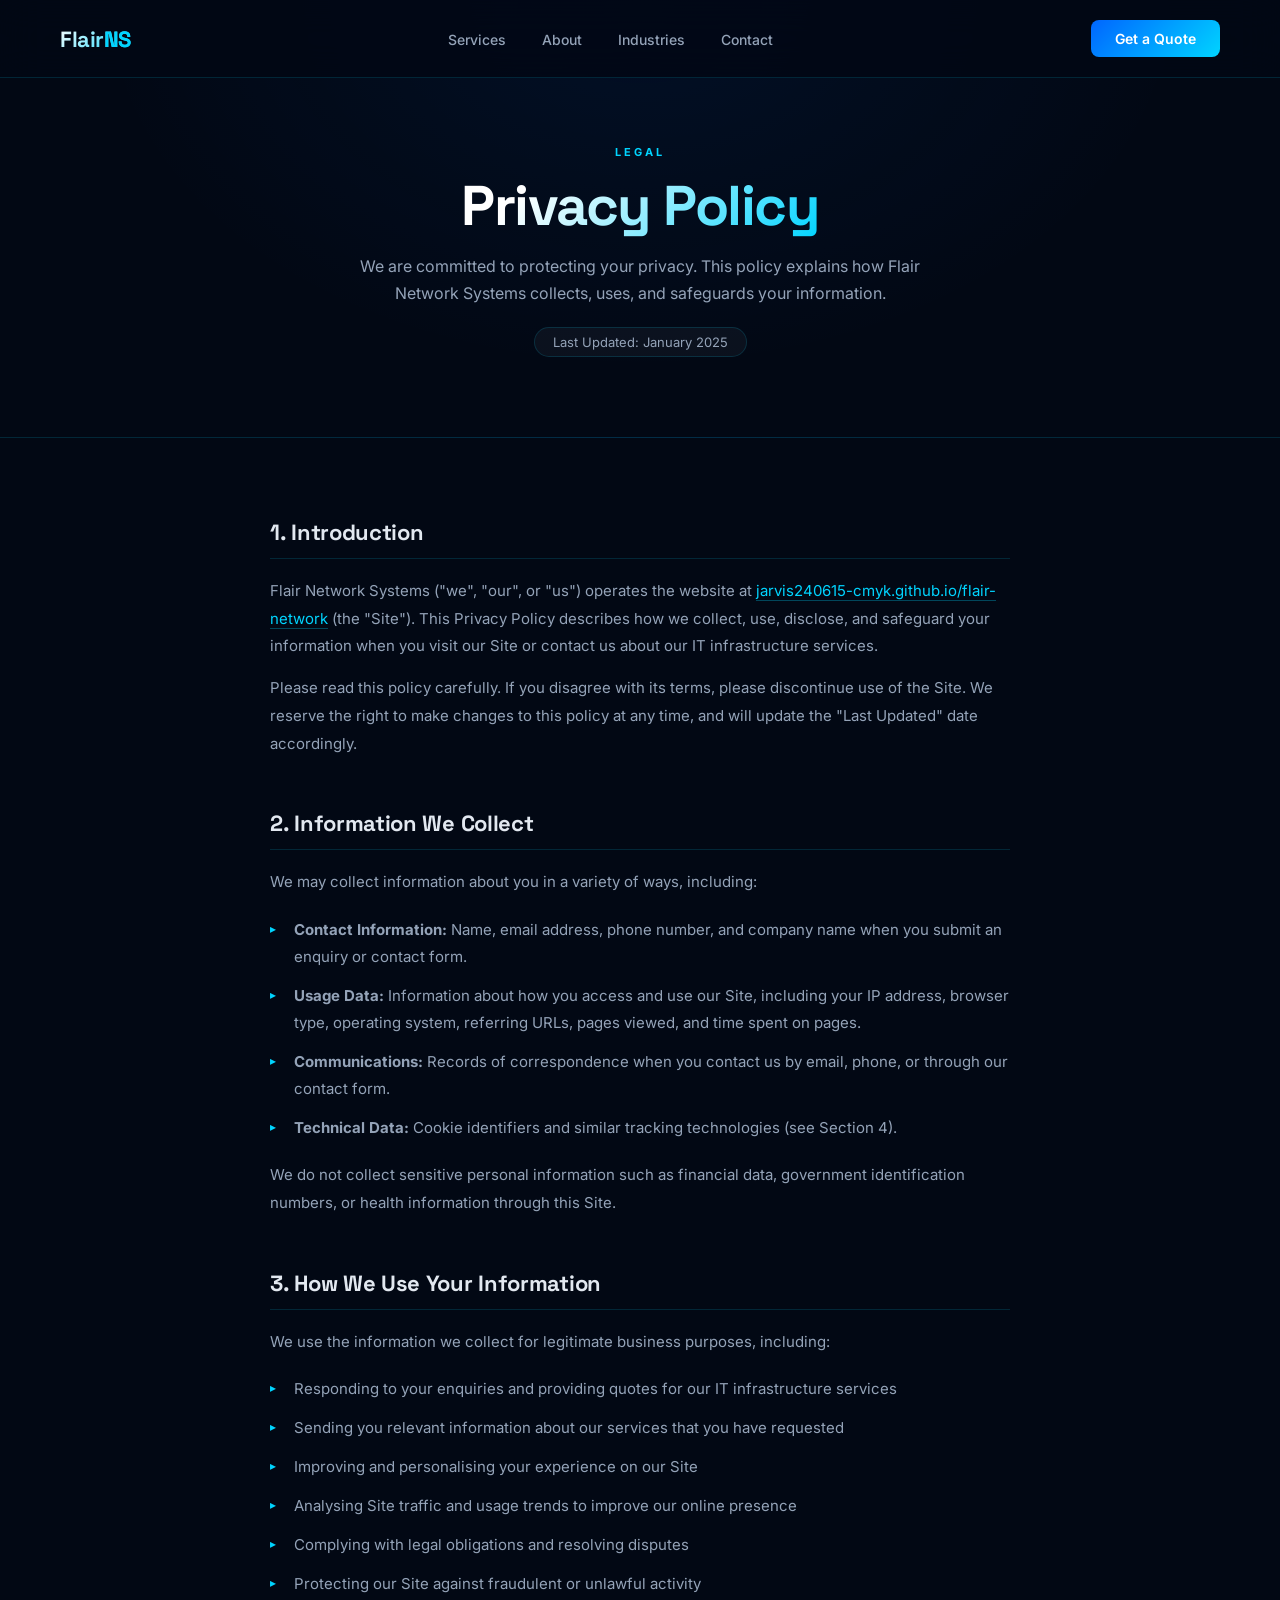
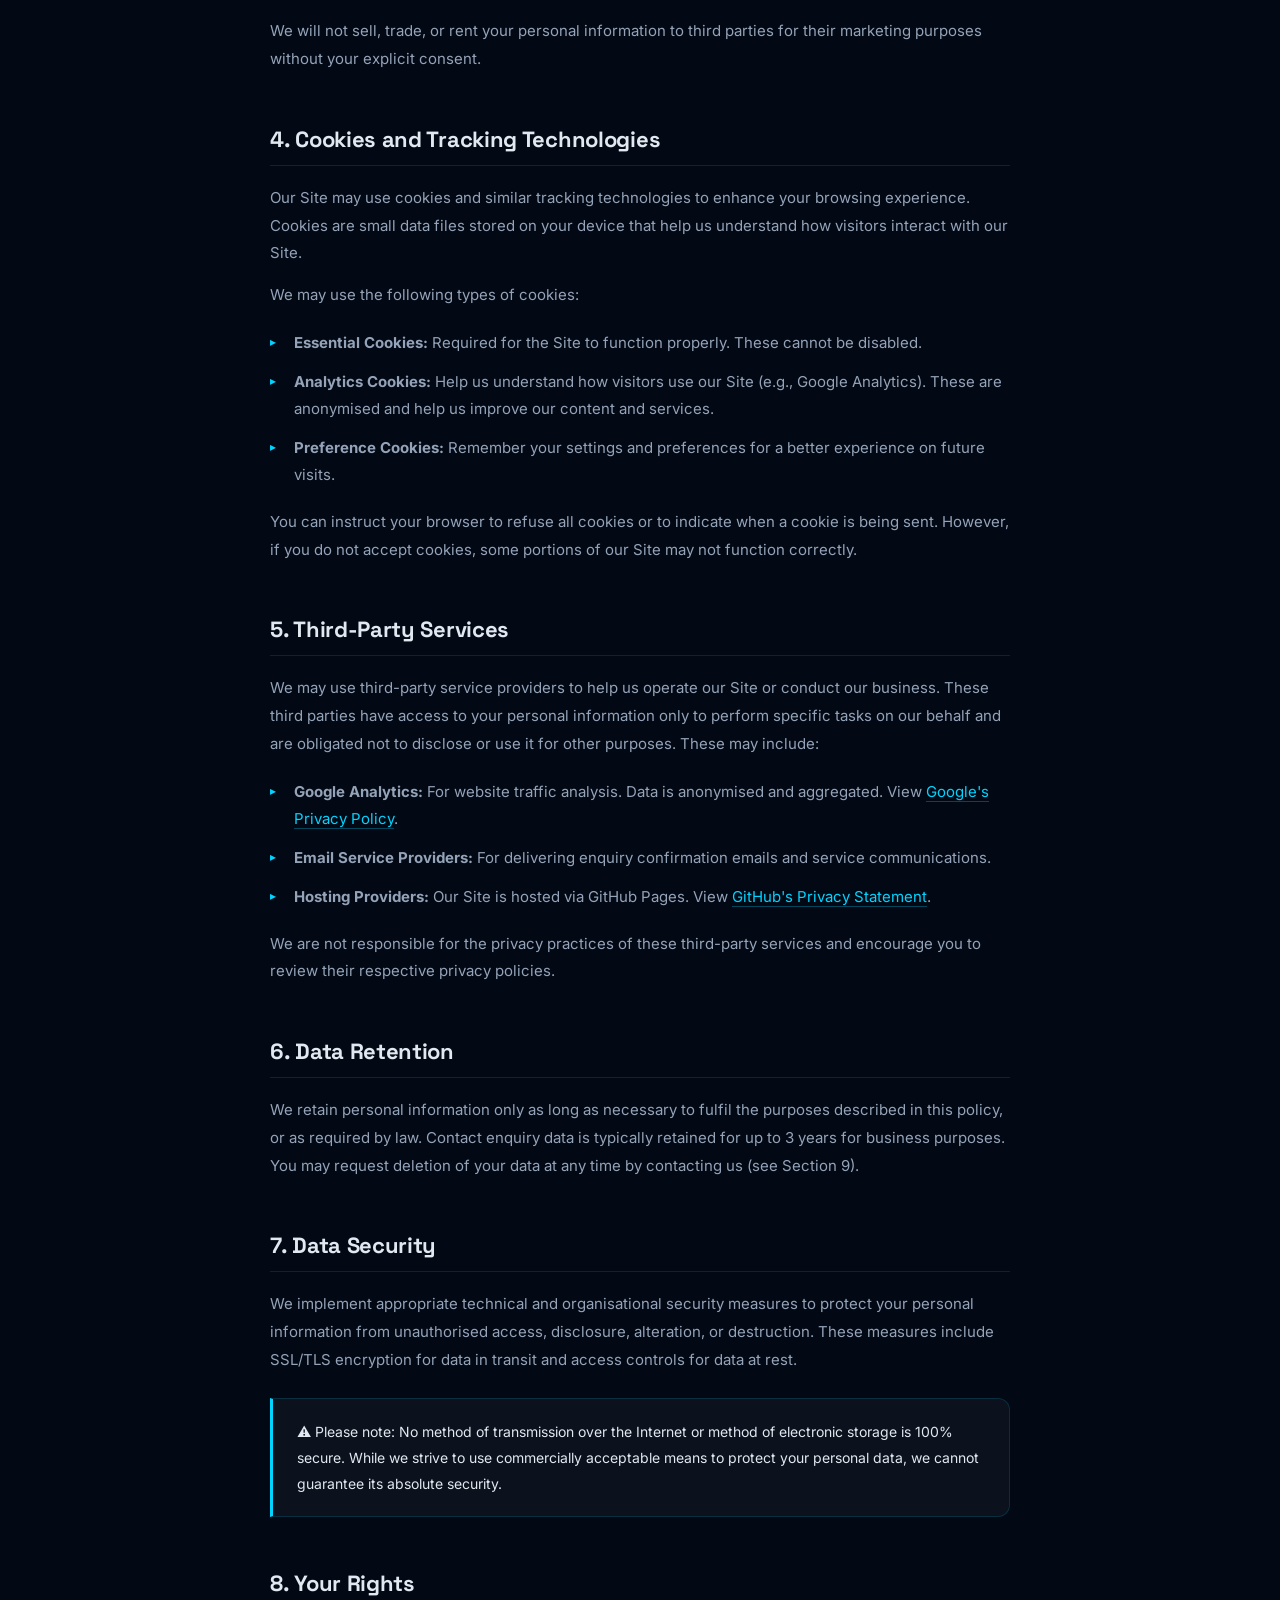
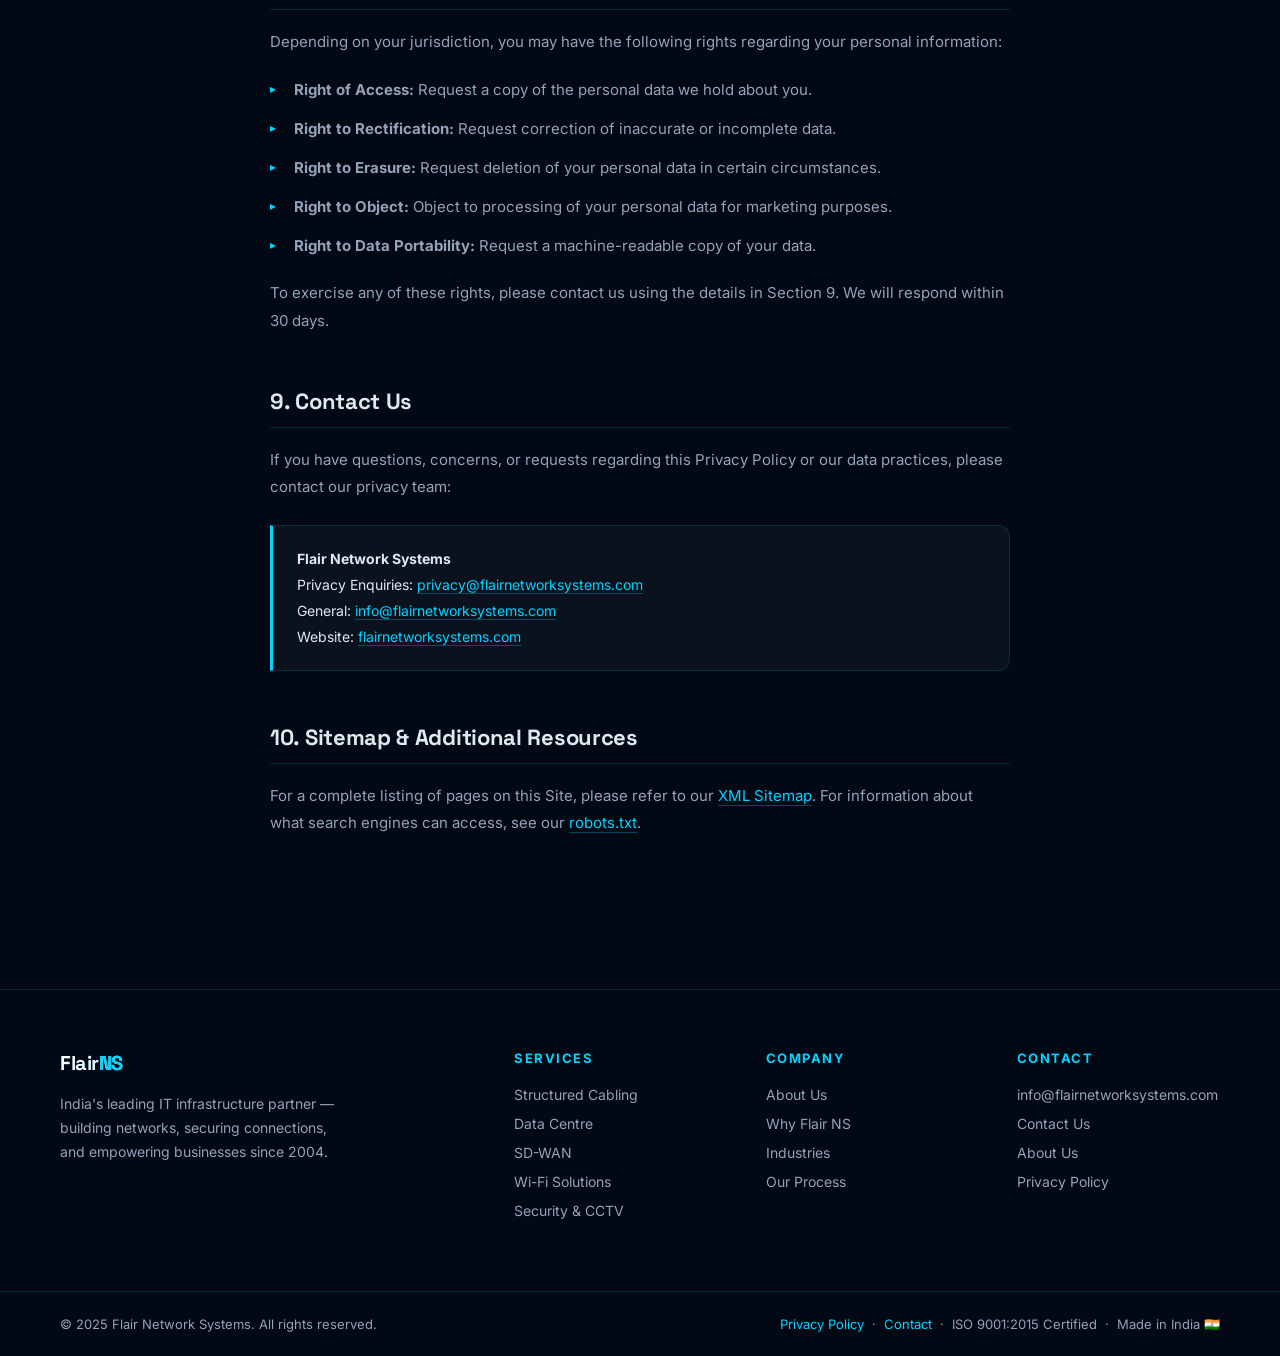
<file: privacy-policy.html>
<!DOCTYPE html>
<html lang="en">
<head>
  <meta charset="UTF-8" />
  <meta name="viewport" content="width=device-width, initial-scale=1.0" />
  <title>Privacy Policy — Flair Network Systems</title>
  <meta name="description" content="Privacy Policy for Flair Network Systems. Learn how we collect, use, and protect your personal information." />
  <link rel="canonical" href="https://jarvis240615-cmyk.github.io/flair-network/privacy-policy.html" />
  <link rel="icon" type="image/svg+xml" href="data:image/svg+xml,%3Csvg xmlns='http://www.w3.org/2000/svg' viewBox='0 0 32 32'%3E%3Crect width='32' height='32' rx='6' fill='%230066FF'/%3E%3Ccircle cx='16' cy='16' r='4' fill='%2300D4FF'/%3E%3Cline x1='16' y1='4' x2='16' y2='12' stroke='%2300D4FF' stroke-width='2'/%3E%3Cline x1='16' y1='20' x2='16' y2='28' stroke='%2300D4FF' stroke-width='2'/%3E%3Cline x1='4' y1='16' x2='12' y2='16' stroke='%2300D4FF' stroke-width='2'/%3E%3Cline x1='20' y1='16' x2='28' y2='16' stroke='%2300D4FF' stroke-width='2'/%3E%3Ccircle cx='16' cy='4' r='2' fill='%2300D4FF'/%3E%3Ccircle cx='16' cy='28' r='2' fill='%2300D4FF'/%3E%3Ccircle cx='4' cy='16' r='2' fill='%2300D4FF'/%3E%3Ccircle cx='28' cy='16' r='2' fill='%2300D4FF'/%3E%3C/svg%3E" />
  <link rel="preconnect" href="https://fonts.googleapis.com" />
  <link href="https://fonts.googleapis.com/css2?family=Inter:wght@300;400;500;600;700;800;900&family=Space+Grotesk:wght@300;400;500;600;700&display=swap" rel="stylesheet" />
  <style>
    :root {
      --blue: #0066FF;
      --cyan: #00D4FF;
      --dark: #020814;
      --darker: #010610;
      --card: rgba(255,255,255,0.04);
      --border: rgba(0,212,255,0.15);
      --text: #e2e8f0;
      --muted: #94a3b8;
    }
    * { margin: 0; padding: 0; box-sizing: border-box; }
    html { scroll-behavior: smooth; }
    body {
      font-family: 'Inter', sans-serif;
      background: var(--dark);
      color: var(--text);
      overflow-x: hidden;
    }
    nav {
      position: fixed;
      top: 0; left: 0; right: 0;
      z-index: 100;
      display: flex;
      align-items: center;
      justify-content: space-between;
      padding: 20px 60px;
      background: rgba(2,8,20,0.85);
      backdrop-filter: blur(20px);
      border-bottom: 1px solid var(--border);
    }
    .logo {
      font-family: 'Space Grotesk', sans-serif;
      font-size: 22px;
      font-weight: 700;
      background: linear-gradient(135deg, #fff 0%, var(--cyan) 100%);
      -webkit-background-clip: text;
      -webkit-text-fill-color: transparent;
      text-decoration: none;
      letter-spacing: -0.5px;
    }
    .logo span { color: var(--cyan); -webkit-text-fill-color: var(--cyan); }
    .nav-links { display: flex; gap: 36px; list-style: none; }
    .nav-links a {
      color: var(--muted);
      text-decoration: none;
      font-size: 14px;
      font-weight: 500;
      transition: color 0.2s;
    }
    .nav-links a:hover { color: var(--cyan); }
    .nav-cta {
      background: linear-gradient(135deg, var(--blue), var(--cyan));
      color: #fff;
      border: none;
      padding: 10px 24px;
      border-radius: 8px;
      font-size: 14px;
      font-weight: 600;
      cursor: pointer;
      text-decoration: none;
      transition: transform 0.2s, box-shadow 0.2s;
    }
    .nav-cta:hover {
      transform: translateY(-1px);
      box-shadow: 0 8px 30px rgba(0,102,255,0.4);
    }

    .page-hero {
      padding: 140px 60px 80px;
      text-align: center;
      background: radial-gradient(ellipse at center top, rgba(0,102,255,0.08) 0%, transparent 60%);
      border-bottom: 1px solid var(--border);
    }
    .page-tag {
      display: inline-block;
      font-size: 11px;
      font-weight: 700;
      color: var(--cyan);
      letter-spacing: 3px;
      text-transform: uppercase;
      margin-bottom: 16px;
    }
    .page-hero h1 {
      font-family: 'Space Grotesk', sans-serif;
      font-size: clamp(32px, 5vw, 56px);
      font-weight: 800;
      letter-spacing: -1.5px;
      line-height: 1.1;
      margin-bottom: 16px;
    }
    .page-hero h1 span {
      background: linear-gradient(135deg, #fff 20%, var(--cyan) 100%);
      -webkit-background-clip: text;
      -webkit-text-fill-color: transparent;
    }
    .page-hero p {
      color: var(--muted);
      font-size: 16px;
      max-width: 560px;
      margin: 0 auto;
      line-height: 1.7;
    }
    .last-updated {
      display: inline-block;
      margin-top: 20px;
      font-size: 13px;
      color: var(--muted);
      background: var(--card);
      border: 1px solid var(--border);
      border-radius: 100px;
      padding: 6px 18px;
    }

    .content-wrap {
      max-width: 860px;
      margin: 0 auto;
      padding: 80px 60px 100px;
    }
    .section-block {
      margin-bottom: 52px;
    }
    .section-block h2 {
      font-family: 'Space Grotesk', sans-serif;
      font-size: 22px;
      font-weight: 700;
      color: var(--text);
      margin-bottom: 18px;
      padding-bottom: 12px;
      border-bottom: 1px solid var(--border);
      letter-spacing: -0.3px;
    }
    .section-block p {
      color: var(--muted);
      font-size: 15px;
      line-height: 1.85;
      margin-bottom: 14px;
    }
    .section-block ul {
      list-style: none;
      margin: 14px 0;
    }
    .section-block ul li {
      color: var(--muted);
      font-size: 15px;
      line-height: 1.8;
      padding: 6px 0 6px 24px;
      position: relative;
    }
    .section-block ul li::before {
      content: '▸';
      color: var(--cyan);
      position: absolute;
      left: 0;
      font-size: 12px;
      top: 8px;
    }
    .section-block a {
      color: var(--cyan);
      text-decoration: none;
      border-bottom: 1px solid rgba(0,212,255,0.3);
      transition: border-color 0.2s;
    }
    .section-block a:hover { border-color: var(--cyan); }

    .highlight-box {
      background: var(--card);
      border: 1px solid var(--border);
      border-left: 3px solid var(--cyan);
      border-radius: 0 12px 12px 0;
      padding: 20px 24px;
      margin: 24px 0;
    }
    .highlight-box p {
      color: var(--text) !important;
      font-size: 14px !important;
      margin-bottom: 0 !important;
    }

    footer {
      padding: 60px;
      border-top: 1px solid var(--border);
      display: grid;
      grid-template-columns: 2fr 1fr 1fr 1fr;
      gap: 48px;
      max-width: 1400px;
      margin: 0 auto;
    }
    .footer-brand .logo-text { font-size: 20px; margin-bottom: 16px; display: block; }
    .footer-brand p { color: var(--muted); font-size: 14px; line-height: 1.7; max-width: 280px; }
    .footer-col h3 {
      font-size: 13px;
      font-weight: 700;
      letter-spacing: 1.5px;
      text-transform: uppercase;
      color: var(--cyan);
      margin-bottom: 20px;
    }
    .footer-col a {
      display: block;
      color: var(--muted);
      font-size: 14px;
      text-decoration: none;
      margin-bottom: 12px;
      transition: color 0.2s;
    }
    .footer-col a:hover { color: var(--text); }
    .footer-bottom {
      border-top: 1px solid var(--border);
      padding: 24px 60px;
      display: flex;
      justify-content: space-between;
      align-items: center;
      color: var(--muted);
      font-size: 13px;
      flex-wrap: wrap;
      gap: 8px;
    }
    .footer-bottom a { color: var(--cyan); text-decoration: none; }

    @media (max-width: 900px) {
      nav { padding: 16px 24px; }
      .nav-links { display: none; }
      .page-hero { padding: 100px 24px 60px; }
      .content-wrap { padding: 60px 24px 80px; }
      footer { padding: 40px 24px; grid-template-columns: 1fr 1fr; }
      .footer-bottom { padding: 20px 24px; }
    }
  </style>
</head>
<body>

<!-- Nav -->
<nav>
  <a class="logo" href="index.html">Flair<span>NS</span></a>
  <ul class="nav-links">
    <li><a href="index.html#services">Services</a></li>
    <li><a href="about.html">About</a></li>
    <li><a href="index.html#industries">Industries</a></li>
    <li><a href="contact.html">Contact</a></li>
  </ul>
  <a class="nav-cta" href="contact.html">Get a Quote</a>
</nav>

<!-- Page Hero -->
<div class="page-hero">
  <span class="page-tag">Legal</span>
  <h1><span>Privacy Policy</span></h1>
  <p>We are committed to protecting your privacy. This policy explains how Flair Network Systems collects, uses, and safeguards your information.</p>
  <span class="last-updated">Last Updated: January 2025</span>
</div>

<!-- Content -->
<div class="content-wrap">

  <div class="section-block">
    <h2>1. Introduction</h2>
    <p>Flair Network Systems ("we", "our", or "us") operates the website at <a href="https://jarvis240615-cmyk.github.io/flair-network/">jarvis240615-cmyk.github.io/flair-network</a> (the "Site"). This Privacy Policy describes how we collect, use, disclose, and safeguard your information when you visit our Site or contact us about our IT infrastructure services.</p>
    <p>Please read this policy carefully. If you disagree with its terms, please discontinue use of the Site. We reserve the right to make changes to this policy at any time, and will update the "Last Updated" date accordingly.</p>
  </div>

  <div class="section-block">
    <h2>2. Information We Collect</h2>
    <p>We may collect information about you in a variety of ways, including:</p>
    <ul>
      <li><strong>Contact Information:</strong> Name, email address, phone number, and company name when you submit an enquiry or contact form.</li>
      <li><strong>Usage Data:</strong> Information about how you access and use our Site, including your IP address, browser type, operating system, referring URLs, pages viewed, and time spent on pages.</li>
      <li><strong>Communications:</strong> Records of correspondence when you contact us by email, phone, or through our contact form.</li>
      <li><strong>Technical Data:</strong> Cookie identifiers and similar tracking technologies (see Section 4).</li>
    </ul>
    <p>We do not collect sensitive personal information such as financial data, government identification numbers, or health information through this Site.</p>
  </div>

  <div class="section-block">
    <h2>3. How We Use Your Information</h2>
    <p>We use the information we collect for legitimate business purposes, including:</p>
    <ul>
      <li>Responding to your enquiries and providing quotes for our IT infrastructure services</li>
      <li>Sending you relevant information about our services that you have requested</li>
      <li>Improving and personalising your experience on our Site</li>
      <li>Analysing Site traffic and usage trends to improve our online presence</li>
      <li>Complying with legal obligations and resolving disputes</li>
      <li>Protecting our Site against fraudulent or unlawful activity</li>
    </ul>
    <p>We will not sell, trade, or rent your personal information to third parties for their marketing purposes without your explicit consent.</p>
  </div>

  <div class="section-block">
    <h2>4. Cookies and Tracking Technologies</h2>
    <p>Our Site may use cookies and similar tracking technologies to enhance your browsing experience. Cookies are small data files stored on your device that help us understand how visitors interact with our Site.</p>
    <p>We may use the following types of cookies:</p>
    <ul>
      <li><strong>Essential Cookies:</strong> Required for the Site to function properly. These cannot be disabled.</li>
      <li><strong>Analytics Cookies:</strong> Help us understand how visitors use our Site (e.g., Google Analytics). These are anonymised and help us improve our content and services.</li>
      <li><strong>Preference Cookies:</strong> Remember your settings and preferences for a better experience on future visits.</li>
    </ul>
    <p>You can instruct your browser to refuse all cookies or to indicate when a cookie is being sent. However, if you do not accept cookies, some portions of our Site may not function correctly.</p>
  </div>

  <div class="section-block">
    <h2>5. Third-Party Services</h2>
    <p>We may use third-party service providers to help us operate our Site or conduct our business. These third parties have access to your personal information only to perform specific tasks on our behalf and are obligated not to disclose or use it for other purposes. These may include:</p>
    <ul>
      <li><strong>Google Analytics:</strong> For website traffic analysis. Data is anonymised and aggregated. View <a href="https://policies.google.com/privacy" target="_blank" rel="noopener">Google's Privacy Policy</a>.</li>
      <li><strong>Email Service Providers:</strong> For delivering enquiry confirmation emails and service communications.</li>
      <li><strong>Hosting Providers:</strong> Our Site is hosted via GitHub Pages. View <a href="https://docs.github.com/en/site-policy/privacy-policies/github-general-privacy-statement" target="_blank" rel="noopener">GitHub's Privacy Statement</a>.</li>
    </ul>
    <p>We are not responsible for the privacy practices of these third-party services and encourage you to review their respective privacy policies.</p>
  </div>

  <div class="section-block">
    <h2>6. Data Retention</h2>
    <p>We retain personal information only as long as necessary to fulfil the purposes described in this policy, or as required by law. Contact enquiry data is typically retained for up to 3 years for business purposes. You may request deletion of your data at any time by contacting us (see Section 9).</p>
  </div>

  <div class="section-block">
    <h2>7. Data Security</h2>
    <p>We implement appropriate technical and organisational security measures to protect your personal information from unauthorised access, disclosure, alteration, or destruction. These measures include SSL/TLS encryption for data in transit and access controls for data at rest.</p>
    <div class="highlight-box">
      <p>⚠️ Please note: No method of transmission over the Internet or method of electronic storage is 100% secure. While we strive to use commercially acceptable means to protect your personal data, we cannot guarantee its absolute security.</p>
    </div>
  </div>

  <div class="section-block">
    <h2>8. Your Rights</h2>
    <p>Depending on your jurisdiction, you may have the following rights regarding your personal information:</p>
    <ul>
      <li><strong>Right of Access:</strong> Request a copy of the personal data we hold about you.</li>
      <li><strong>Right to Rectification:</strong> Request correction of inaccurate or incomplete data.</li>
      <li><strong>Right to Erasure:</strong> Request deletion of your personal data in certain circumstances.</li>
      <li><strong>Right to Object:</strong> Object to processing of your personal data for marketing purposes.</li>
      <li><strong>Right to Data Portability:</strong> Request a machine-readable copy of your data.</li>
    </ul>
    <p>To exercise any of these rights, please contact us using the details in Section 9. We will respond within 30 days.</p>
  </div>

  <div class="section-block">
    <h2>9. Contact Us</h2>
    <p>If you have questions, concerns, or requests regarding this Privacy Policy or our data practices, please contact our privacy team:</p>
    <div class="highlight-box">
      <p>
        <strong>Flair Network Systems</strong><br />
        Privacy Enquiries: <a href="mailto:privacy@flairnetworksystems.com">privacy@flairnetworksystems.com</a><br />
        General: <a href="mailto:info@flairnetworksystems.com">info@flairnetworksystems.com</a><br />
        Website: <a href="https://flairnetworksystems.com">flairnetworksystems.com</a>
      </p>
    </div>
  </div>

  <div class="section-block">
    <h2>10. Sitemap &amp; Additional Resources</h2>
    <p>For a complete listing of pages on this Site, please refer to our <a href="sitemap.xml">XML Sitemap</a>. For information about what search engines can access, see our <a href="robots.txt">robots.txt</a>.</p>
  </div>

</div>

<!-- Footer -->
<footer>
  <div class="footer-brand">
    <a class="logo logo-text" href="index.html">Flair<span>NS</span></a>
    <p>India's leading IT infrastructure partner — building networks, securing connections, and empowering businesses since 2004.</p>
  </div>
  <div class="footer-col">
    <h3>Services</h3>
    <a href="index.html#services">Structured Cabling</a>
    <a href="index.html#services">Data Centre</a>
    <a href="index.html#services">SD-WAN</a>
    <a href="index.html#services">Wi-Fi Solutions</a>
    <a href="index.html#services">Security &amp; CCTV</a>
  </div>
  <div class="footer-col">
    <h3>Company</h3>
    <a href="about.html">About Us</a>
    <a href="index.html#why">Why Flair NS</a>
    <a href="index.html#industries">Industries</a>
    <a href="index.html#process">Our Process</a>
  </div>
  <div class="footer-col">
    <h3>Contact</h3>
    <a href="mailto:info@flairnetworksystems.com">info@flairnetworksystems.com</a>
    <a href="contact.html">Contact Us</a>
    <a href="about.html">About Us</a>
    <a href="privacy-policy.html">Privacy Policy</a>
  </div>
</footer>
<div class="footer-bottom">
  <span>© 2025 Flair Network Systems. All rights reserved.</span>
  <span>
    <a href="privacy-policy.html">Privacy Policy</a> &nbsp;·&nbsp;
    <a href="contact.html">Contact</a> &nbsp;·&nbsp;
    ISO 9001:2015 Certified &nbsp;·&nbsp; Made in India 🇮🇳
  </span>
</div>

</body>
</html>
</file>
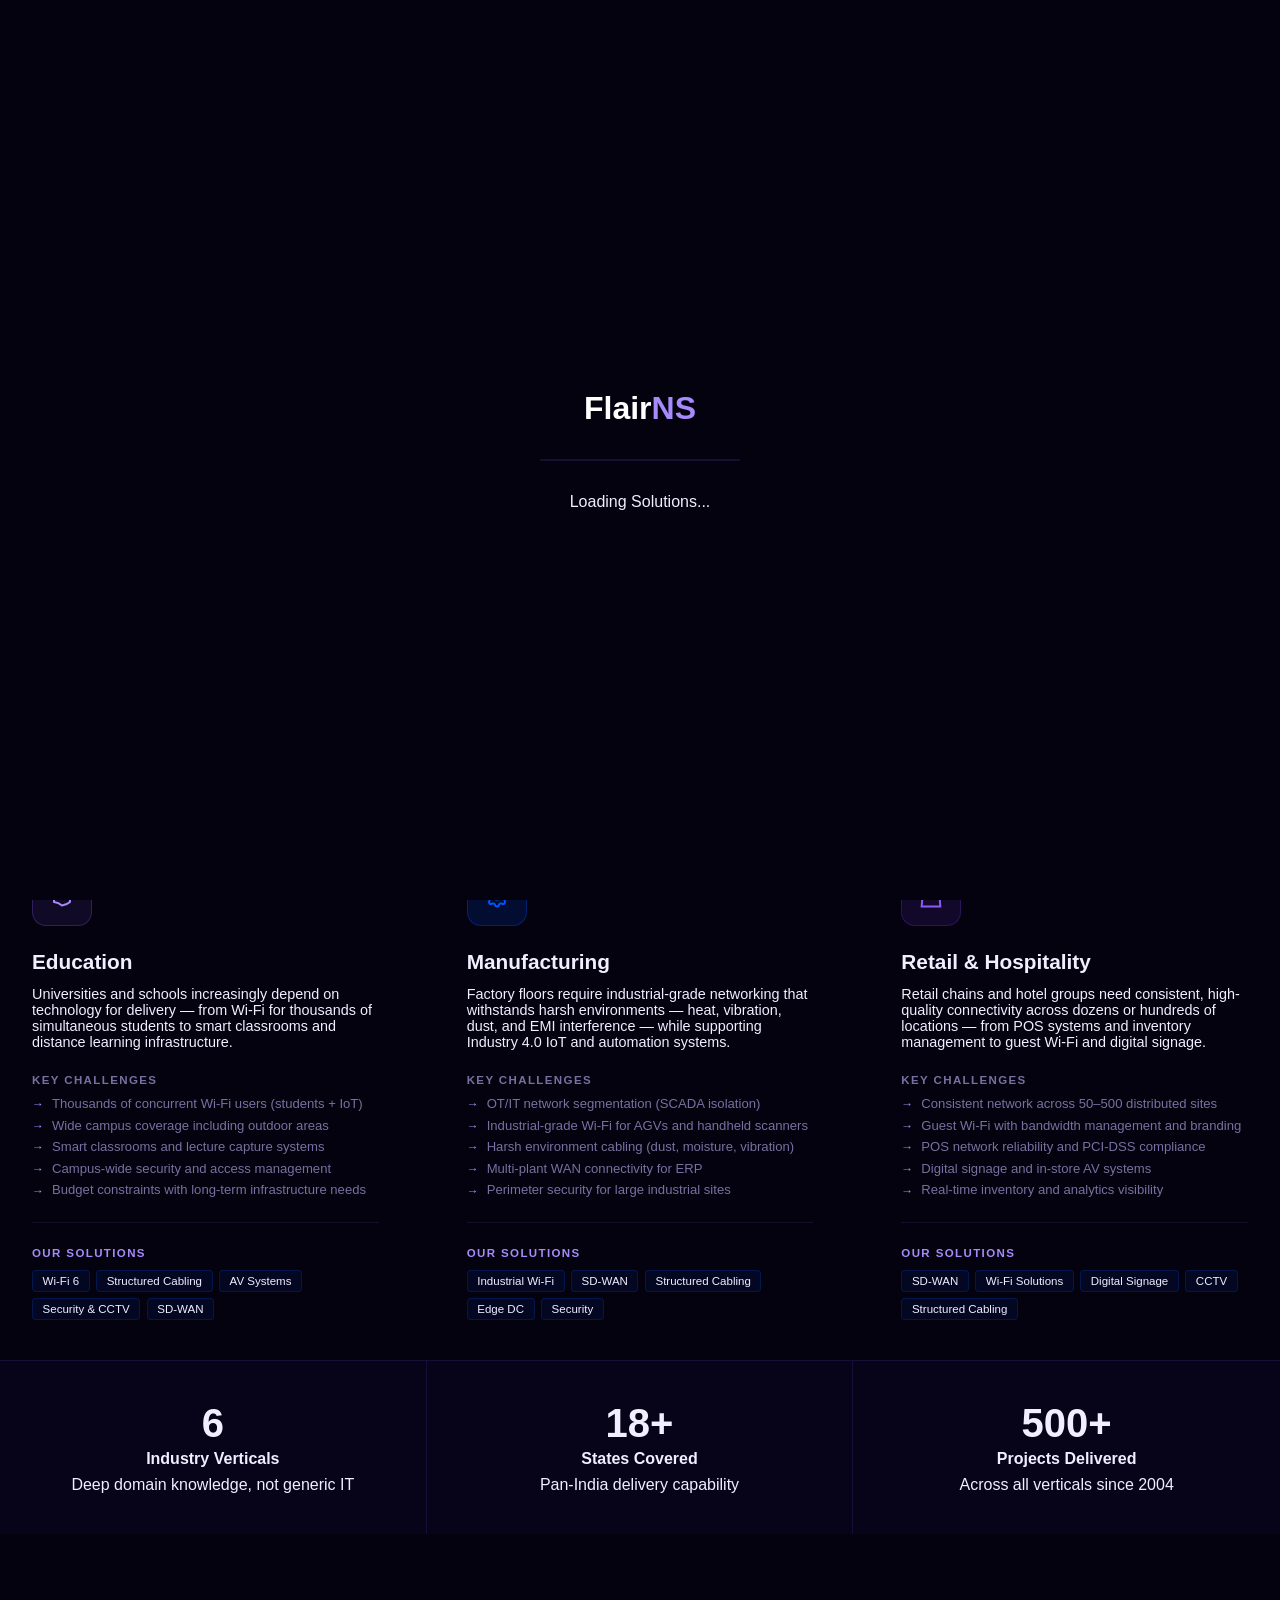
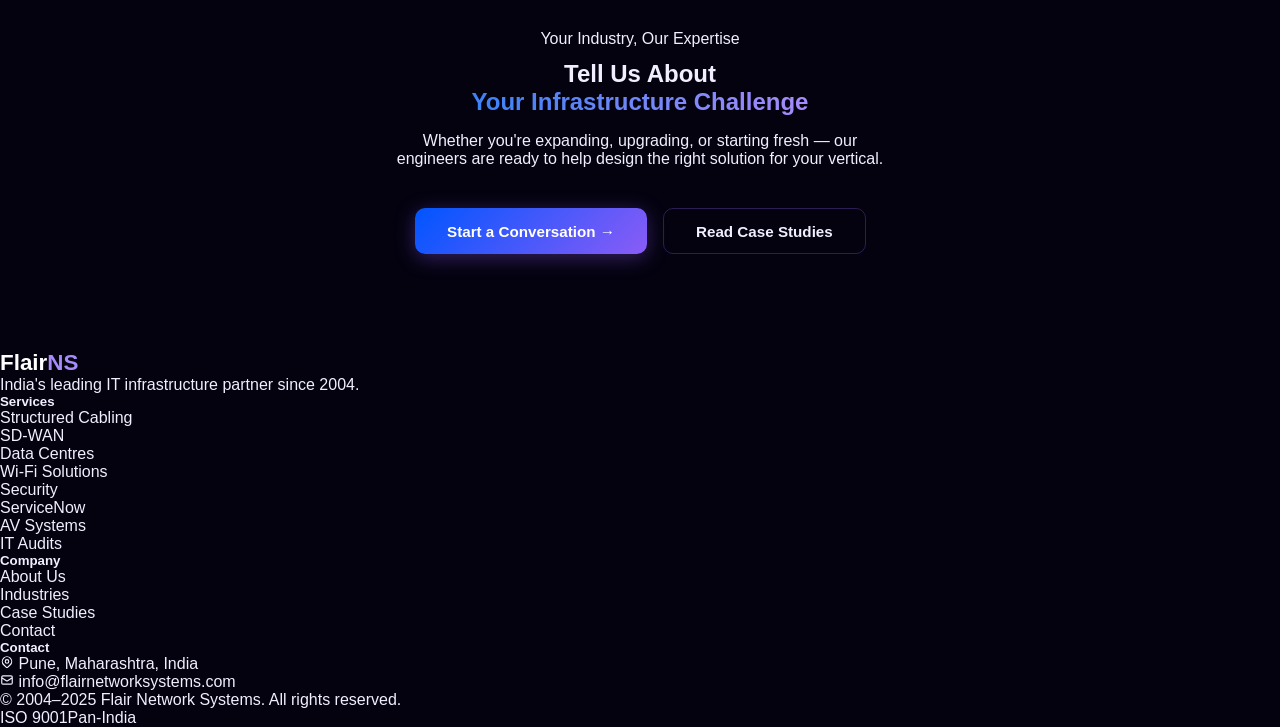
<file: solutions.html>
<!DOCTYPE html>
<html lang="en">
<head>
  <meta charset="UTF-8" />
  <meta name="viewport" content="width=device-width, initial-scale=1.0" />
  <title>Industry Solutions — Flair Network Systems</title>
  <meta name="description" content="Domain-specific IT infrastructure solutions for IT/ITES, Banking, Healthcare, Education, Manufacturing, and Retail — tailored for each industry's unique demands." />
  <link rel="stylesheet" href="shared.css" />
  <style>
    /* ── Industry Cards ── */
    .industries-grid {
      display: grid;
      grid-template-columns: repeat(3, 1fr);
      gap: 1.5rem;
    }

    @media (max-width: 900px) { .industries-grid { grid-template-columns: 1fr 1fr; } }
    @media (max-width: 560px) { .industries-grid { grid-template-columns: 1fr; } }

    .industry-card {
      border-radius: var(--radius-lg);
      overflow: hidden;
      position: relative;
      cursor: none;
    }

    .industry-card-inner {
      padding: 2.5rem 2rem;
      height: 100%;
      display: flex;
      flex-direction: column;
    }

    .industry-number {
      font-family: 'Space Grotesk', sans-serif;
      font-size: 4rem;
      font-weight: 700;
      line-height: 1;
      opacity: 0.05;
      position: absolute;
      top: 1rem;
      right: 1.5rem;
      pointer-events: none;
    }

    .industry-icon-wrap {
      width: 60px; height: 60px;
      border-radius: 14px;
      display: flex;
      align-items: center;
      justify-content: center;
      margin-bottom: 1.5rem;
      flex-shrink: 0;
    }

    .industry-card:nth-child(1) .industry-icon-wrap { background: rgba(0,85,255,0.15); border: 1px solid rgba(0,85,255,0.3); color: var(--blue); }
    .industry-card:nth-child(2) .industry-icon-wrap { background: rgba(139,92,246,0.1); border: 1px solid rgba(139,92,246,0.25); color: var(--purple-light); }
    .industry-card:nth-child(3) .industry-icon-wrap { background: rgba(124,58,237,0.12); border: 1px solid rgba(124,58,237,0.25); color: var(--purple); }
    .industry-card:nth-child(4) .industry-icon-wrap { background: rgba(139,92,246,0.1); border: 1px solid rgba(139,92,246,0.25); color: var(--purple-light); }
    .industry-card:nth-child(5) .industry-icon-wrap { background: rgba(0,85,255,0.15); border: 1px solid rgba(0,85,255,0.3); color: var(--blue); }
    .industry-card:nth-child(6) .industry-icon-wrap { background: rgba(124,58,237,0.12); border: 1px solid rgba(124,58,237,0.25); color: var(--purple); }

    .industry-card h3 { font-size: 1.3rem; margin-bottom: 0.75rem; }

    .industry-card > .industry-card-inner > p { font-size: 0.9rem; margin-bottom: 1.5rem; }

    .pain-points {
      margin-bottom: 1.5rem;
    }

    .pain-points-label {
      font-size: 0.72rem;
      font-weight: 600;
      text-transform: uppercase;
      letter-spacing: 0.12em;
      color: var(--muted);
      margin-bottom: 0.6rem;
      display: block;
    }

    .pain-list {
      list-style: none;
      display: flex;
      flex-direction: column;
      gap: 0.4rem;
    }

    .pain-list li {
      font-size: 0.82rem;
      color: var(--muted);
      display: flex;
      align-items: flex-start;
      gap: 0.5rem;
    }

    .pain-list li::before {
      content: '→';
      color: var(--purple-light);
      flex-shrink: 0;
      font-size: 0.75rem;
      margin-top: 0.1em;
    }

    .services-applied {
      margin-top: auto;
      padding-top: 1.5rem;
      border-top: 1px solid var(--border);
    }

    .services-applied-label {
      font-size: 0.72rem;
      font-weight: 600;
      text-transform: uppercase;
      letter-spacing: 0.12em;
      color: var(--purple-light);
      margin-bottom: 0.7rem;
      display: block;
    }

    .service-tags {
      display: flex;
      flex-wrap: wrap;
      gap: 0.4rem;
    }

    .service-tag {
      font-size: 0.72rem;
      padding: 0.25rem 0.6rem;
      background: rgba(0,85,255,0.08);
      border: 1px solid rgba(0,85,255,0.2);
      border-radius: 4px;
      color: var(--text);
    }

    /* ── Why Each Industry ── */
    .comparison-strip {
      background: var(--bg2);
      border-top: 1px solid var(--border);
    }

    .comp-grid {
      display: grid;
      grid-template-columns: repeat(3, 1fr);
      gap: 0;
    }

    @media (max-width: 768px) { .comp-grid { grid-template-columns: 1fr; } }

    .comp-item {
      padding: 2.5rem 2rem;
      border-right: 1px solid var(--border);
      text-align: center;
    }

    .comp-item:last-child { border-right: none; }

    .comp-item h4 { margin-bottom: 0.5rem; }
    .comp-num {
      font-family: 'Space Grotesk', sans-serif;
      font-size: 2.5rem;
      font-weight: 700;
      display: block;
      margin-bottom: 0.25rem;
    }

    @media (max-width: 768px) {
      .comp-item { border-right: none; border-bottom: 1px solid var(--border); }
      .comp-item:last-child { border-bottom: none; }
    }
  </style>
</head>
<body>

<div id="loader">
  <div class="loader-logo">Flair<span>NS</span></div>
  <div class="loader-bar"></div>
  <div class="loader-text">Loading Solutions...</div>
</div>
<div id="cursor"></div>
<div id="cursor-ring"></div>
<div id="scroll-progress"></div>

<a href="contact.html" id="float-cta">
  <svg xmlns="http://www.w3.org/2000/svg" fill="none" viewBox="0 0 24 24" stroke-width="2" stroke="currentColor"><path stroke-linecap="round" stroke-linejoin="round" d="M7.5 8.25h9m-9 3H12m-9.75 1.51c0 1.6 1.123 2.994 2.707 3.227 1.129.166 2.27.293 3.423.379.35.026.67.21.865.501L12 21l2.755-3.645c.195-.29.515-.475.865-.501a48.5 48.5 0 003.423-.379c1.584-.233 2.707-1.626 2.707-3.228V6.741c0-1.602-1.123-2.995-2.707-3.228A48.394 48.394 0 0012 3c-2.392 0-4.744.175-7.043.513C3.373 3.746 2.25 5.14 2.25 6.741v6.018z"/></svg>
  Get a Quote
</a>

<nav class="nav">
  <a href="index.html" class="nav-logo">Flair<span>NS</span></a>
  <ul class="nav-links">
    <li><a href="index.html">Home</a></li>
    <li><a href="services.html">Services</a></li>
    <li><a href="solutions.html">Solutions</a></li>
    <li><a href="about.html">About</a></li>
    <li><a href="case-studies.html">Case Studies</a></li>
    <li><a href="contact.html">Contact</a></li>
    <li><a href="contact.html" class="nav-cta">Get a Quote</a></li>
  </ul>
  <button class="nav-hamburger" aria-label="Toggle menu">
    <span></span><span></span><span></span>
  </button>
</nav>
<div class="nav-mobile">
  <a href="index.html">Home</a>
  <a href="services.html">Services</a>
  <a href="solutions.html">Solutions</a>
  <a href="about.html">About</a>
  <a href="case-studies.html">Case Studies</a>
  <a href="contact.html">Contact</a>
  <a href="contact.html" class="nav-cta" style="margin-top:.5rem;text-align:center;border-radius:8px;padding:.7rem 1rem;">Get a Quote →</a>
</div>

<!-- Hero -->
<div class="page-hero">
  <div class="page-hero-bg"></div>
  <div class="page-hero-tag">
    <svg width="12" height="12" fill="currentColor" viewBox="0 0 8 8"><circle cx="4" cy="4" r="4"/></svg>
    6 Industry Verticals
  </div>
  <h1>Solutions Built for<br /><span class="gradient-text">Your Industry.</span></h1>
  <p>Generic IT infrastructure doesn't cut it. We bring deep domain knowledge to every vertical — understanding your pain points before we propose a solution.</p>
</div>

<!-- Industries -->
<section class="section">
  <div class="section-header">
    <span class="section-label">Industry Focus</span>
    <h2>Vertical <span class="gradient-text-bc">Expertise</span></h2>
    <p>Each industry has unique infrastructure demands, compliance requirements, and operational constraints. Here's how we address them.</p>
  </div>

  <div class="industries-grid">

    <!-- IT/ITES -->
    <div class="glass-card industry-card reveal" id="ites" data-delay="0">
      <span class="industry-number">01</span>
      <div class="industry-card-inner">
        <div class="industry-icon-wrap">
          <svg width="28" height="28" fill="none" stroke="currentColor" stroke-width="1.7" viewBox="0 0 24 24"><rect x="2" y="3" width="20" height="14" rx="2"/><path d="M8 21h8M12 17v4"/></svg>
        </div>
        <h3>IT &amp; ITES</h3>
        <p>Software, GCC, and BPO environments demand ultra-high-density networks with 100% uptime for business continuity. We've built infrastructure for India's largest IT parks.</p>
        <div class="pain-points">
          <span class="pain-points-label">Key Challenges</span>
          <ul class="pain-list">
            <li>High-density seating (500–10,000+ workstations per floor)</li>
            <li>24×7 operations with zero planned downtime tolerance</li>
            <li>Rapid capacity expansion as headcount grows</li>
            <li>Complex multi-vendor tool landscape (ITSM, ITOM)</li>
            <li>Data centre efficiency and PUE targets</li>
          </ul>
        </div>
        <div class="services-applied">
          <span class="services-applied-label">Our Solutions</span>
          <div class="service-tags">
            <span class="service-tag">Structured Cabling</span>
            <span class="service-tag">Data Centre</span>
            <span class="service-tag">Wi-Fi 6</span>
            <span class="service-tag">ServiceNow ITSM</span>
            <span class="service-tag">IT Audits</span>
          </div>
        </div>
      </div>
    </div>

    <!-- Banking -->
    <div class="glass-card industry-card reveal" id="banking" data-delay="100">
      <span class="industry-number">02</span>
      <div class="industry-card-inner">
        <div class="industry-icon-wrap">
          <svg width="28" height="28" fill="none" stroke="currentColor" stroke-width="1.7" viewBox="0 0 24 24"><path d="M3 21h18M3 10h18M5 6l7-3 7 3M4 10v11M20 10v11M8 14v3M12 14v3M16 14v3"/></svg>
        </div>
        <h3>Banking &amp; Finance</h3>
        <p>Banks and NBFCs operate under strict RBI regulations with zero tolerance for downtime. Our branch networking and DC solutions are built for the financial sector's unique compliance demands.</p>
        <div class="pain-points">
          <span class="pain-points-label">Key Challenges</span>
          <ul class="pain-list">
            <li>Multi-site branch connectivity (50–500+ locations)</li>
            <li>RBI cybersecurity and infrastructure compliance</li>
            <li>Core banking system latency requirements</li>
            <li>Physical security at cash-handling areas</li>
            <li>Legacy MPLS replacement with cost reduction</li>
          </ul>
        </div>
        <div class="services-applied">
          <span class="services-applied-label">Our Solutions</span>
          <div class="service-tags">
            <span class="service-tag">SD-WAN</span>
            <span class="service-tag">Security &amp; CCTV</span>
            <span class="service-tag">Structured Cabling</span>
            <span class="service-tag">IT Audits</span>
            <span class="service-tag">ServiceNow</span>
          </div>
        </div>
      </div>
    </div>

    <!-- Healthcare -->
    <div class="glass-card industry-card reveal" id="healthcare" data-delay="200">
      <span class="industry-number">03</span>
      <div class="industry-card-inner">
        <div class="industry-icon-wrap">
          <svg width="28" height="28" fill="none" stroke="currentColor" stroke-width="1.7" viewBox="0 0 24 24"><path d="M4.318 6.318a4.5 4.5 0 000 6.364L12 20.364l7.682-7.682a4.5 4.5 0 00-6.364-6.364L12 7.636l-1.318-1.318a4.5 4.5 0 00-6.364 0z"/></svg>
        </div>
        <h3>Healthcare</h3>
        <p>Hospitals and diagnostic centres have unique cabling requirements — plenum-rated materials, infection control considerations, and integration with clinical systems like PACS, EMR, and nurse call.</p>
        <div class="pain-points">
          <span class="pain-points-label">Key Challenges</span>
          <ul class="pain-list">
            <li>High-bandwidth medical imaging (PACS, CT, MRI)</li>
            <li>Patient data privacy (HIPAA-equivalent) compliance</li>
            <li>Fire-rated plenum cabling requirements</li>
            <li>Critical area surveillance (pharmacy, ICU, OT)</li>
            <li>Roaming Wi-Fi for clinical staff on mobile devices</li>
          </ul>
        </div>
        <div class="services-applied">
          <span class="services-applied-label">Our Solutions</span>
          <div class="service-tags">
            <span class="service-tag">Structured Cabling</span>
            <span class="service-tag">Wi-Fi Solutions</span>
            <span class="service-tag">Security &amp; CCTV</span>
            <span class="service-tag">Access Control</span>
            <span class="service-tag">AV Systems</span>
          </div>
        </div>
      </div>
    </div>

    <!-- Education -->
    <div class="glass-card industry-card reveal" id="education" data-delay="0">
      <span class="industry-number">04</span>
      <div class="industry-card-inner">
        <div class="industry-icon-wrap">
          <svg width="28" height="28" fill="none" stroke="currentColor" stroke-width="1.7" viewBox="0 0 24 24"><path d="M12 14l9-5-9-5-9 5 9 5z"/><path d="M12 14l6.16-3.422a12.083 12.083 0 01.665 6.479A11.952 11.952 0 0112 20.055a11.952 11.952 0 00-6.824-2.998 12.078 12.078 0 01.665-6.479L12 14z"/></svg>
        </div>
        <h3>Education</h3>
        <p>Universities and schools increasingly depend on technology for delivery — from Wi-Fi for thousands of simultaneous students to smart classrooms and distance learning infrastructure.</p>
        <div class="pain-points">
          <span class="pain-points-label">Key Challenges</span>
          <ul class="pain-list">
            <li>Thousands of concurrent Wi-Fi users (students + IoT)</li>
            <li>Wide campus coverage including outdoor areas</li>
            <li>Smart classrooms and lecture capture systems</li>
            <li>Campus-wide security and access management</li>
            <li>Budget constraints with long-term infrastructure needs</li>
          </ul>
        </div>
        <div class="services-applied">
          <span class="services-applied-label">Our Solutions</span>
          <div class="service-tags">
            <span class="service-tag">Wi-Fi 6</span>
            <span class="service-tag">Structured Cabling</span>
            <span class="service-tag">AV Systems</span>
            <span class="service-tag">Security &amp; CCTV</span>
            <span class="service-tag">SD-WAN</span>
          </div>
        </div>
      </div>
    </div>

    <!-- Manufacturing -->
    <div class="glass-card industry-card reveal" id="manufacturing" data-delay="100">
      <span class="industry-number">05</span>
      <div class="industry-card-inner">
        <div class="industry-icon-wrap">
          <svg width="28" height="28" fill="none" stroke="currentColor" stroke-width="1.7" viewBox="0 0 24 24"><path d="M10.325 4.317c.426-1.756 2.924-1.756 3.35 0a1.724 1.724 0 002.573 1.066c1.543-.94 3.31.826 2.37 2.37a1.724 1.724 0 001.065 2.572c1.756.426 1.756 2.924 0 3.35a1.724 1.724 0 00-1.066 2.573c.94 1.543-.826 3.31-2.37 2.37a1.724 1.724 0 00-2.572 1.065c-.426 1.756-2.924 1.756-3.35 0a1.724 1.724 0 00-2.573-1.066c-1.543.94-3.31-.826-2.37-2.37a1.724 1.724 0 00-1.065-2.572c-1.756-.426-1.756-2.924 0-3.35a1.724 1.724 0 001.066-2.573c-.94-1.543.826-3.31 2.37-2.37.996.608 2.296.07 2.572-1.065z"/><circle cx="12" cy="12" r="3"/></svg>
        </div>
        <h3>Manufacturing</h3>
        <p>Factory floors require industrial-grade networking that withstands harsh environments — heat, vibration, dust, and EMI interference — while supporting Industry 4.0 IoT and automation systems.</p>
        <div class="pain-points">
          <span class="pain-points-label">Key Challenges</span>
          <ul class="pain-list">
            <li>OT/IT network segmentation (SCADA isolation)</li>
            <li>Industrial-grade Wi-Fi for AGVs and handheld scanners</li>
            <li>Harsh environment cabling (dust, moisture, vibration)</li>
            <li>Multi-plant WAN connectivity for ERP</li>
            <li>Perimeter security for large industrial sites</li>
          </ul>
        </div>
        <div class="services-applied">
          <span class="services-applied-label">Our Solutions</span>
          <div class="service-tags">
            <span class="service-tag">Industrial Wi-Fi</span>
            <span class="service-tag">SD-WAN</span>
            <span class="service-tag">Structured Cabling</span>
            <span class="service-tag">Edge DC</span>
            <span class="service-tag">Security</span>
          </div>
        </div>
      </div>
    </div>

    <!-- Retail -->
    <div class="glass-card industry-card reveal" id="retail" data-delay="200">
      <span class="industry-number">06</span>
      <div class="industry-card-inner">
        <div class="industry-icon-wrap">
          <svg width="28" height="28" fill="none" stroke="currentColor" stroke-width="1.7" viewBox="0 0 24 24"><path d="M16 11V7a4 4 0 00-8 0v4M5 9h14l1 12H4L5 9z"/></svg>
        </div>
        <h3>Retail &amp; Hospitality</h3>
        <p>Retail chains and hotel groups need consistent, high-quality connectivity across dozens or hundreds of locations — from POS systems and inventory management to guest Wi-Fi and digital signage.</p>
        <div class="pain-points">
          <span class="pain-points-label">Key Challenges</span>
          <ul class="pain-list">
            <li>Consistent network across 50–500 distributed sites</li>
            <li>Guest Wi-Fi with bandwidth management and branding</li>
            <li>POS network reliability and PCI-DSS compliance</li>
            <li>Digital signage and in-store AV systems</li>
            <li>Real-time inventory and analytics visibility</li>
          </ul>
        </div>
        <div class="services-applied">
          <span class="services-applied-label">Our Solutions</span>
          <div class="service-tags">
            <span class="service-tag">SD-WAN</span>
            <span class="service-tag">Wi-Fi Solutions</span>
            <span class="service-tag">Digital Signage</span>
            <span class="service-tag">CCTV</span>
            <span class="service-tag">Structured Cabling</span>
          </div>
        </div>
      </div>
    </div>

  </div>
</section>

<!-- Proof Strip -->
<div class="comparison-strip">
  <div class="comp-grid">
    <div class="comp-item reveal" data-delay="0">
      <span class="comp-num gradient-text-bc">6</span>
      <h4>Industry Verticals</h4>
      <p>Deep domain knowledge, not generic IT</p>
    </div>
    <div class="comp-item reveal" data-delay="100">
      <span class="comp-num gradient-text-bc">18+</span>
      <h4>States Covered</h4>
      <p>Pan-India delivery capability</p>
    </div>
    <div class="comp-item reveal" data-delay="200">
      <span class="comp-num gradient-text-bc">500+</span>
      <h4>Projects Delivered</h4>
      <p>Across all verticals since 2004</p>
    </div>
  </div>
</div>

<!-- CTA -->
<section class="section" style="text-align:center;padding:6rem 5%;">
  <span class="section-label" style="display:block;margin-bottom:.75rem;">Your Industry, Our Expertise</span>
  <h2 style="margin-bottom:1rem;">Tell Us About<br /><span class="gradient-text">Your Infrastructure Challenge</span></h2>
  <p style="max-width:500px;margin:0 auto 2.5rem;">Whether you're expanding, upgrading, or starting fresh — our engineers are ready to help design the right solution for your vertical.</p>
  <div style="display:flex;gap:1rem;justify-content:center;flex-wrap:wrap;">
    <a href="contact.html" class="btn btn-primary">Start a Conversation →</a>
    <a href="case-studies.html" class="btn btn-outline">Read Case Studies</a>
  </div>
</section>

<!-- Footer -->
<footer class="footer">
  <div class="footer-grid">
    <div class="footer-brand">
      <a href="index.html" class="nav-logo">Flair<span>NS</span></a>
      <p>India's leading IT infrastructure partner since 2004.</p>
    </div>
    <div class="footer-col">
      <h5>Services</h5>
      <ul>
        <li><a href="services.html#cabling">Structured Cabling</a></li>
        <li><a href="services.html#sdwan">SD-WAN</a></li>
        <li><a href="services.html#dc">Data Centres</a></li>
        <li><a href="services.html#wifi">Wi-Fi Solutions</a></li>
        <li><a href="services.html#security">Security</a></li>
        <li><a href="services.html#servicenow">ServiceNow</a></li>
        <li><a href="services.html#av">AV Systems</a></li>
        <li><a href="services.html#audits">IT Audits</a></li>
      </ul>
    </div>
    <div class="footer-col">
      <h5>Company</h5>
      <ul>
        <li><a href="about.html">About Us</a></li>
        <li><a href="solutions.html">Industries</a></li>
        <li><a href="case-studies.html">Case Studies</a></li>
        <li><a href="contact.html">Contact</a></li>
      </ul>
    </div>
    <div class="footer-col">
      <h5>Contact</h5>
      <div class="footer-contact-item">
        <svg width="14" height="14" fill="none" stroke="currentColor" stroke-width="2" viewBox="0 0 24 24"><path d="M17.657 16.657L13.414 20.9a1.998 1.998 0 01-2.827 0l-4.244-4.243a8 8 0 1111.314 0z"/><circle cx="12" cy="11" r="3"/></svg>
        <span>Pune, Maharashtra, India</span>
      </div>
      <div class="footer-contact-item">
        <svg width="14" height="14" fill="none" stroke="currentColor" stroke-width="2" viewBox="0 0 24 24"><path d="M3 8l7.89 5.26a2 2 0 002.22 0L21 8M5 19h14a2 2 0 002-2V7a2 2 0 00-2-2H5a2 2 0 00-2 2v10a2 2 0 002 2z"/></svg>
        <span>info@flairnetworksystems.com</span>
      </div>
    </div>
  </div>
  <div class="footer-bottom">
    <p>&copy; 2004–2025 Flair Network Systems. All rights reserved.</p>
    <div class="footer-badges"><span class="footer-badge">ISO 9001</span><span class="footer-badge">Pan-India</span></div>
  </div>
</footer>

<script src="shared.js"></script>
</body>
</html>
</file>
<file: shared.css>
/* ============================================================
   Flair Network Systems — shared.css
   Agency-grade design system
   ============================================================ */

*, *::before, *::after { box-sizing: border-box; margin: 0; padding: 0; }

:root {
  --blue: #0055FF;
  --blue-light: #3B82F6;
  --purple: #8B5CF6;
  --purple-light: #A78BFA;
  --bg: #04020F;
  --bg2: #07041A;
  --text: #F0EEFF;
  --muted: #7870A0;
  --border: rgba(139,92,246,0.12);
  --ease-expo: cubic-bezier(0.16,1,0.3,1);
  --ease-in-out: cubic-bezier(0.77,0,0.175,1);
}

html { scroll-behavior: smooth; }

body {
  font-family: 'Inter', sans-serif;
  background: var(--bg);
  color: var(--text);
  overflow-x: hidden;
  cursor: none;
}

a { text-decoration: none; color: inherit; }
ul { list-style: none; }
img { max-width: 100%; }

/* ============================================================
   GRAIN
   ============================================================ */
.grain {
  position: fixed;
  inset: 0;
  z-index: 99999;
  pointer-events: none;
  opacity: 0.04;
  background-image: url("data:image/svg+xml,%3Csvg viewBox='0 0 200 200' xmlns='http://www.w3.org/2000/svg'%3E%3Cfilter id='n'%3E%3CfeTurbulence type='fractalNoise' baseFrequency='0.85' numOctaves='4' stitchTiles='stitch'/%3E%3C/filter%3E%3Crect width='100%25' height='100%25' filter='url(%23n)'/%3E%3C/svg%3E");
  animation: grain 0.4s steps(1) infinite;
}

@keyframes grain {
  0%,100% { transform: translate(0,0); }
  10% { transform: translate(-2%,-3%); }
  20% { transform: translate(3%,2%); }
  30% { transform: translate(-1%,4%); }
  40% { transform: translate(4%,-1%); }
  50% { transform: translate(-3%,3%); }
  60% { transform: translate(2%,-4%); }
  70% { transform: translate(-4%,2%); }
  80% { transform: translate(3%,-2%); }
  90% { transform: translate(-2%,4%); }
}

/* ============================================================
   SCROLL PROGRESS
   ============================================================ */
#scroll-progress {
  position: fixed;
  top: 0;
  left: 0;
  height: 2px;
  background: linear-gradient(90deg, var(--blue), var(--purple-light));
  z-index: 9999;
  width: 0%;
  box-shadow: 0 0 8px var(--purple);
  transition: width 0.1s linear;
}

/* ============================================================
   CUSTOM CURSOR
   ============================================================ */
#cursor {
  position: fixed;
  width: 8px;
  height: 8px;
  background: var(--purple-light);
  border-radius: 50%;
  pointer-events: none;
  z-index: 99999;
  transform: translate(-50%, -50%);
  mix-blend-mode: screen;
}

#cursor-ring {
  position: fixed;
  width: 40px;
  height: 40px;
  border: 1px solid rgba(139,92,246,0.6);
  border-radius: 50%;
  pointer-events: none;
  z-index: 99998;
  transform: translate(-50%, -50%);
  transition: width 0.3s, height 0.3s, border-color 0.3s;
  mix-blend-mode: difference;
}

#cursor.hover { width: 14px; height: 14px; background: var(--blue); }
#cursor-ring.hover { width: 60px; height: 60px; border-color: rgba(0,85,255,0.8); }

@media (hover: none) {
  #cursor, #cursor-ring { display: none; }
  body { cursor: auto; }
}

/* ============================================================
   LOADER
   ============================================================ */
#loader {
  position: fixed;
  inset: 0;
  background: var(--bg);
  z-index: 99990;
  display: flex;
  flex-direction: column;
  align-items: center;
  justify-content: center;
  gap: 2rem;
  transition: opacity 0.5s, visibility 0.5s;
}

#loader.hidden {
  opacity: 0;
  visibility: hidden;
  pointer-events: none;
}

.loader-logo {
  font-family: 'Space Grotesk', sans-serif;
  font-size: 2rem;
  font-weight: 700;
  color: #fff;
}

.loader-logo span { color: var(--purple-light); }

.loader-bar {
  width: 200px;
  height: 2px;
  background: rgba(139,92,246,0.15);
  border-radius: 2px;
  overflow: hidden;
  position: relative;
}

.loader-bar::after {
  content: '';
  position: absolute;
  inset: 0;
  background: linear-gradient(90deg, transparent, var(--purple-light), var(--blue), transparent);
  animation: scan 1s ease-in-out forwards;
}

@keyframes scan {
  0% { transform: translateX(-100%); }
  100% { transform: translateX(100%); }
}

/* ============================================================
   NAV
   ============================================================ */
.nav {
  position: fixed;
  top: 0;
  left: 0;
  right: 0;
  z-index: 9000;
  padding: 0 5%;
  height: 72px;
  display: flex;
  align-items: center;
  justify-content: space-between;
  background: rgba(4,2,15,0.7);
  backdrop-filter: blur(20px);
  border-bottom: 1px solid var(--border);
  transition: all 0.3s;
}

.nav.scrolled { background: rgba(4,2,15,0.95); }

.nav-logo {
  font-family: 'Space Grotesk', sans-serif;
  font-size: 1.4rem;
  font-weight: 700;
  color: #fff;
}

.nav-logo span { color: var(--purple-light); }

.nav-links {
  display: flex;
  align-items: center;
  gap: 2rem;
  list-style: none;
}

.nav-links a {
  font-size: 0.875rem;
  font-weight: 500;
  color: var(--muted);
  transition: color 0.2s;
  position: relative;
  padding-bottom: 2px;
}

.nav-links a::after {
  content: '';
  position: absolute;
  bottom: -2px;
  left: 0;
  width: 0;
  height: 1.5px;
  background: linear-gradient(90deg, var(--blue), var(--purple-light));
  transition: width 0.3s;
}

.nav-links a:hover,
.nav-links a.active { color: #fff; }

.nav-links a:hover::after,
.nav-links a.active::after { width: 100%; }

.nav-cta {
  padding: 0.55rem 1.4rem;
  background: linear-gradient(135deg, var(--blue), var(--purple));
  color: #fff !important;
  border-radius: 8px;
  font-size: 0.875rem;
  font-weight: 600;
  transition: all 0.3s !important;
  box-shadow: 0 0 20px rgba(139,92,246,0.3);
}

.nav-cta:hover {
  box-shadow: 0 0 30px rgba(139,92,246,0.6);
  transform: translateY(-1px);
}

.nav-cta::after { display: none !important; }

.nav-hamburger {
  display: none;
  flex-direction: column;
  gap: 5px;
  cursor: pointer;
  padding: 4px;
  background: none;
  border: none;
}

.nav-hamburger span {
  display: block;
  width: 24px;
  height: 2px;
  background: var(--text);
  border-radius: 2px;
  transition: all 0.3s;
}

.nav-hamburger.open span:nth-child(1) { transform: rotate(45deg) translate(5px,5px); }
.nav-hamburger.open span:nth-child(2) { opacity: 0; transform: scaleX(0); }
.nav-hamburger.open span:nth-child(3) { transform: rotate(-45deg) translate(5px,-5px); }

.nav-mobile {
  display: none;
  position: fixed;
  top: 72px;
  left: 0;
  right: 0;
  background: rgba(4,2,15,0.98);
  backdrop-filter: blur(20px);
  padding: 1.5rem 5%;
  border-bottom: 1px solid var(--border);
  flex-direction: column;
  z-index: 8900;
}

.nav-mobile.open { display: flex; }

.nav-mobile a {
  padding: 0.9rem 0;
  font-size: 1rem;
  font-weight: 500;
  color: var(--muted);
  border-bottom: 1px solid var(--border);
  transition: color 0.2s;
}

.nav-mobile a:hover { color: var(--purple-light); }

@media (max-width: 900px) {
  .nav-links { display: none; }
  .nav-hamburger { display: flex; }
}

/* ============================================================
   HERO
   ============================================================ */
.hero {
  position: relative;
  height: 100vh;
  min-height: 640px;
  display: flex;
  align-items: center;
  overflow: hidden;
}

.hero-bg {
  position: absolute;
  inset: 0;
  background-size: cover;
  background-position: center;
  z-index: 0;
}

.hero-bg::after {
  content: '';
  position: absolute;
  inset: 0;
  background: rgba(4,2,15,0.78);
}

#hero-canvas {
  position: absolute;
  inset: 0;
  z-index: 1;
  pointer-events: none;
  width: 100%;
  height: 100%;
}

.hero-inner {
  position: relative;
  z-index: 2;
  display: flex;
  align-items: center;
  justify-content: space-between;
  width: 100%;
  padding: 0 5%;
}

.hero-content { width: 55%; }

.hero-eyebrow {
  font-size: 0.7rem;
  letter-spacing: 0.25em;
  text-transform: uppercase;
  color: var(--purple-light);
  margin-bottom: 1.5rem;
  display: block;
}

.hero h1 {
  font-family: 'Space Grotesk', sans-serif;
  font-size: clamp(3.5rem, 8vw, 8rem);
  line-height: 0.92;
  letter-spacing: -0.04em;
  margin-bottom: 1.5rem;
}

.word-wrap {
  overflow: hidden;
  display: block;
}

.word {
  display: inline-block;
  will-change: transform;
}

.italic-light {
  font-weight: 300;
  font-style: italic;
}

.gradient-text {
  background: linear-gradient(90deg, var(--blue-light), var(--purple-light));
  -webkit-background-clip: text;
  -webkit-text-fill-color: transparent;
  background-clip: text;
}

.hero-sub {
  font-size: 1.05rem;
  color: var(--muted);
  max-width: 480px;
  line-height: 1.7;
  margin-bottom: 2rem;
}

.hero-cta {
  display: flex;
  gap: 1rem;
  flex-wrap: wrap;
}

.hero-stat-card {
  background: rgba(139,92,246,0.08);
  border: 1px solid rgba(139,92,246,0.2);
  border-radius: 20px;
  padding: 2rem;
  backdrop-filter: blur(20px);
  display: grid;
  grid-template-columns: 1fr 1fr;
  gap: 1.5rem;
  width: 300px;
  animation: float 4s ease-in-out infinite;
}

@keyframes float {
  0%, 100% { transform: translateY(0); }
  50% { transform: translateY(-12px); }
}

.stat-item { text-align: center; }

.stat-num {
  font-family: 'Space Grotesk', sans-serif;
  font-size: 2.5rem;
  font-weight: 800;
  color: #fff;
  display: inline;
}

.stat-item div {
  font-size: 0.75rem;
  color: var(--muted);
  margin-top: 0.25rem;
  text-transform: uppercase;
  letter-spacing: 0.1em;
}

.pan-india {
  font-family: 'Space Grotesk', sans-serif;
  font-size: 1.2rem;
  font-weight: 700;
  color: #fff;
}

.scroll-hint {
  position: absolute;
  bottom: 2.5rem;
  left: 5%;
  display: flex;
  flex-direction: column;
  align-items: center;
  gap: 0.5rem;
  opacity: 0.5;
}

.scroll-hint span {
  font-size: 0.7rem;
  letter-spacing: 0.2em;
  text-transform: uppercase;
  color: var(--muted);
}

.scroll-line {
  width: 1px;
  height: 50px;
  background: linear-gradient(to bottom, var(--purple), transparent);
  animation: scroll-line 1.5s ease-in-out infinite;
}

@keyframes scroll-line {
  0% { transform: scaleY(0); transform-origin: top; }
  50% { transform: scaleY(1); transform-origin: top; }
  51% { transform-origin: bottom; }
  100% { transform: scaleY(0); transform-origin: bottom; }
}

/* ============================================================
   MARQUEE
   ============================================================ */
.marquee-section {
  background: var(--blue);
  padding: 1.5rem 0;
  overflow: hidden;
}

.marquee-track {
  overflow: hidden;
  white-space: nowrap;
}

.marquee-track.reverse .marquee-inner {
  animation-direction: reverse;
}

.marquee-inner {
  display: inline-block;
  animation: marquee 35s linear infinite;
  font-family: 'Space Grotesk', sans-serif;
  font-size: 0.9rem;
  font-weight: 600;
  letter-spacing: 0.15em;
  color: rgba(255,255,255,0.85);
  padding: 0.4rem 0;
}

@keyframes marquee {
  0% { transform: translateX(0); }
  100% { transform: translateX(-50%); }
}

/* ============================================================
   STATS
   ============================================================ */
.stats-section {
  background: var(--purple);
  padding: 5rem 5%;
  display: grid;
  grid-template-columns: repeat(4, 1fr);
  gap: 2rem;
  text-align: center;
}

.stat-block { display: flex; flex-direction: column; align-items: center; }

.stat-big {
  font-family: 'Space Grotesk', sans-serif;
  font-size: clamp(3rem, 7vw, 6rem);
  font-weight: 900;
  color: #fff;
  line-height: 1;
  display: inline;
}

.stat-plus {
  font-size: clamp(1.5rem, 3vw, 3rem);
  font-weight: 700;
  color: rgba(255,255,255,0.7);
  display: inline;
}

.stat-big-text {
  font-family: 'Space Grotesk', sans-serif;
  font-size: clamp(2rem, 4vw, 3.5rem);
  font-weight: 900;
  color: #fff;
  line-height: 1;
}

.stat-label {
  font-size: 0.85rem;
  color: rgba(255,255,255,0.7);
  margin-top: 0.5rem;
  letter-spacing: 0.1em;
  text-transform: uppercase;
}

/* ============================================================
   SERVICES / BENTO GRID
   ============================================================ */
.services-section {
  background: var(--bg2);
  padding: 6rem 5%;
}

.section-eyebrow {
  font-size: 0.7rem;
  letter-spacing: 0.25em;
  text-transform: uppercase;
  color: var(--purple-light);
  display: block;
  margin-bottom: 0.75rem;
}

.services-section h2 {
  font-family: 'Space Grotesk', sans-serif;
  font-size: clamp(2rem, 4vw, 3.5rem);
  font-weight: 700;
  margin-bottom: 3rem;
  letter-spacing: -0.03em;
}

.bento-grid {
  display: grid;
  grid-template-columns: repeat(3, 1fr);
  grid-auto-rows: 280px;
  gap: 1rem;
}

.bento-card {
  position: relative;
  border-radius: 16px;
  overflow: hidden;
  cursor: pointer;
  background-size: cover;
  background-position: center;
  transition: transform 0.4s var(--ease-expo), box-shadow 0.4s ease;
  opacity: 0;
}

.bento-card.span-2 { grid-column: span 2; }

.bento-overlay {
  position: absolute;
  inset: 0;
  background: linear-gradient(to top, rgba(4,2,15,0.92) 0%, rgba(4,2,15,0.3) 60%, transparent 100%);
  z-index: 1;
}

.bento-content {
  position: absolute;
  bottom: 0;
  left: 0;
  right: 0;
  padding: 1.5rem;
  z-index: 2;
}

.bento-num {
  font-size: 0.7rem;
  letter-spacing: 0.2em;
  color: var(--purple-light);
  margin-bottom: 0.5rem;
  font-weight: 600;
}

.bento-content h3 {
  font-family: 'Space Grotesk', sans-serif;
  font-size: 1.3rem;
  font-weight: 700;
  margin-bottom: 0.4rem;
  color: #fff;
}

.bento-content p {
  font-size: 0.85rem;
  color: rgba(255,255,255,0.6);
  line-height: 1.5;
  margin-bottom: 0.75rem;
}

.bento-content a {
  font-size: 0.8rem;
  color: var(--purple-light);
  font-weight: 600;
  letter-spacing: 0.05em;
  transition: letter-spacing 0.3s ease;
}

.bento-card:hover {
  transform: translateY(-6px);
  box-shadow: 0 20px 60px rgba(0,0,0,0.5);
}

.bento-card:hover .bento-content a { letter-spacing: 0.12em; }

.bento-card.revealed {
  animation: bentoReveal 0.7s var(--ease-expo) forwards;
}

@keyframes bentoReveal {
  from { opacity: 0; transform: translateY(20px); }
  to { opacity: 1; transform: translateY(0); }
}

/* ============================================================
   WHY SECTION
   ============================================================ */
.why-section {
  display: grid;
  grid-template-columns: 1fr 1fr;
  gap: 5rem;
  padding: 7rem 5%;
  align-items: center;
  background: var(--bg);
}

.why-img-wrap {
  border-radius: 20px;
  overflow: hidden;
  aspect-ratio: 4/3;
}

.why-img-wrap img {
  width: 100%;
  height: 100%;
  object-fit: cover;
  display: block;
}

.why-text-col h2 {
  font-family: 'Space Grotesk', sans-serif;
  font-size: clamp(1.8rem, 3.5vw, 3rem);
  font-weight: 700;
  letter-spacing: -0.03em;
  margin: 0.75rem 0 2rem;
  line-height: 1.15;
}

.why-text-col h2 em {
  font-style: italic;
  font-weight: 300;
  color: var(--purple-light);
}

.why-points {
  display: flex;
  flex-direction: column;
  gap: 1.5rem;
  margin-bottom: 2rem;
}

.why-point {
  display: flex;
  gap: 1rem;
  align-items: flex-start;
}

.why-icon {
  color: var(--purple);
  font-size: 0.7rem;
  margin-top: 5px;
  flex-shrink: 0;
}

.why-point h4 {
  font-family: 'Space Grotesk', sans-serif;
  font-size: 1rem;
  font-weight: 600;
  margin-bottom: 0.3rem;
}

.why-point p {
  font-size: 0.9rem;
  color: var(--muted);
  line-height: 1.6;
}

/* ============================================================
   FOUNDER
   ============================================================ */
.founder-section {
  background: var(--bg2);
  padding: 7rem 5%;
}

.founder-quote-wrap {
  max-width: 900px;
  margin: 0 auto;
}

.quote-mark {
  font-family: 'Space Grotesk', sans-serif;
  font-size: 8rem;
  line-height: 0.5;
  color: var(--purple);
  opacity: 0.4;
  margin-bottom: 1rem;
}

blockquote {
  font-family: 'Space Grotesk', sans-serif;
  font-size: clamp(1.2rem, 2.5vw, 2rem);
  font-weight: 300;
  font-style: italic;
  line-height: 1.5;
  color: var(--text);
  margin: 0 0 2rem;
}

.founder-attr {
  display: flex;
  align-items: center;
  gap: 1rem;
}

.founder-avatar {
  width: 60px;
  height: 60px;
  border-radius: 50%;
  object-fit: cover;
  border: 2px solid var(--purple);
}

.founder-attr strong {
  display: block;
  font-size: 1rem;
  font-weight: 600;
  color: #fff;
}

.founder-attr span {
  font-size: 0.85rem;
  color: var(--muted);
}

/* ============================================================
   CTA FINAL
   ============================================================ */
.cta-final {
  background: linear-gradient(135deg, var(--blue), var(--purple));
  padding: 7rem 5%;
  text-align: center;
}

.cta-final h2 {
  font-family: 'Space Grotesk', sans-serif;
  font-size: clamp(2rem, 4vw, 3.5rem);
  font-weight: 700;
  letter-spacing: -0.03em;
  margin-bottom: 1rem;
}

.cta-final h2 em {
  font-style: italic;
  font-weight: 300;
}

.cta-final p {
  color: rgba(255,255,255,0.7);
  margin-bottom: 2rem;
  font-size: 1.05rem;
}

.btn-large {
  padding: 1rem 2.5rem;
  font-size: 1.05rem;
}

/* ============================================================
   FOOTER
   ============================================================ */
.footer-typographic {
  background: var(--bg);
  border-top: 1px solid var(--border);
  background-image:
    linear-gradient(rgba(255,255,255,0.02) 1px, transparent 1px),
    linear-gradient(90deg, rgba(255,255,255,0.02) 1px, transparent 1px);
  background-size: 80px 80px;
}

.footer-big-text {
  padding: 6rem 5%;
  border-bottom: 1px solid var(--border);
}

.footer-headline {
  font-family: 'Space Grotesk', sans-serif;
  font-size: clamp(2rem, 5vw, 4.5rem);
  font-weight: 700;
  letter-spacing: -0.04em;
  line-height: 1.1;
  margin-bottom: 2.5rem;
  max-width: 700px;
}

.footer-ctas {
  display: flex;
  gap: 1rem;
  flex-wrap: wrap;
}

.footer-bottom-bar {
  padding: 2rem 5%;
  display: flex;
  align-items: center;
  justify-content: space-between;
  flex-wrap: wrap;
  gap: 1rem;
}

.footer-logo {
  font-family: 'Space Grotesk', sans-serif;
  font-size: 1.4rem;
  font-weight: 700;
  color: #fff;
}

.footer-logo span { color: var(--purple-light); }

.footer-nav {
  display: flex;
  gap: 2rem;
}

.footer-nav a {
  font-size: 0.875rem;
  color: var(--muted);
  transition: color 0.2s;
}

.footer-nav a:hover { color: var(--purple-light); }

.footer-copy {
  font-size: 0.8rem;
  color: var(--muted);
}

/* ============================================================
   BUTTONS
   ============================================================ */
.btn {
  display: inline-flex;
  align-items: center;
  gap: 0.5rem;
  padding: 0.85rem 2rem;
  border-radius: 10px;
  font-family: 'Space Grotesk', sans-serif;
  font-size: 0.95rem;
  font-weight: 600;
  transition: all 0.3s var(--ease-expo);
  cursor: pointer;
  border: none;
  text-decoration: none;
  will-change: transform;
}

.btn-primary {
  background: linear-gradient(135deg, var(--blue), var(--purple));
  color: #fff;
  box-shadow: 0 4px 20px rgba(139,92,246,0.35);
}

.btn-primary:hover { box-shadow: 0 4px 30px rgba(139,92,246,0.6); }

.btn-outline {
  background: transparent;
  color: var(--text);
  border: 1.5px solid rgba(139,92,246,0.3);
}

.btn-outline:hover {
  border-color: var(--purple-light);
  color: var(--purple-light);
}

/* ============================================================
   FLOAT CTA
   ============================================================ */
#float-cta {
  position: fixed;
  bottom: 2rem;
  right: 2rem;
  z-index: 8000;
  padding: 0.8rem 1.5rem;
  background: linear-gradient(135deg, var(--blue), var(--purple));
  color: #fff;
  border-radius: 50px;
  font-family: 'Space Grotesk', sans-serif;
  font-size: 0.875rem;
  font-weight: 600;
  box-shadow: 0 4px 24px rgba(139,92,246,0.4);
  text-decoration: none;
  display: flex;
  align-items: center;
  gap: 0.5rem;
  animation: floatPulse 2.5s ease-in-out infinite;
}

@keyframes floatPulse {
  0%, 100% { box-shadow: 0 4px 24px rgba(139,92,246,0.4); transform: translateY(0); }
  50% { box-shadow: 0 4px 36px rgba(0,85,255,0.5); transform: translateY(-3px); }
}

#float-cta:hover {
  animation: none;
  transform: translateY(-4px) scale(1.04);
  box-shadow: 0 8px 32px rgba(139,92,246,0.65);
}

/* ============================================================
   SECTION UTILITY
   ============================================================ */
.section { padding-top: 5rem; }

/* ============================================================
   REVEAL CLIP
   ============================================================ */
.reveal-clip img {
  opacity: 0;
  transform: scale(1.05);
  transition: opacity 0.8s var(--ease-expo), transform 0.8s var(--ease-expo);
}

.reveal-clip img.revealed {
  opacity: 1;
  transform: scale(1);
}

/* ============================================================
   RESPONSIVE
   ============================================================ */
/* ── TABLET ── */
@media (max-width: 900px) {
  .hero-inner {
    flex-direction: column;
    justify-content: center;
    align-items: flex-start;
    text-align: left;
    padding-top: 80px;
    padding-bottom: 2rem;
    gap: 2rem;
  }
  .hero-content { width: 100%; }
  .hero-stat-card { display: none; }
  .hero-cta { justify-content: flex-start; flex-wrap: wrap; gap: 0.75rem; }
  .hero h1 { font-size: clamp(2.8rem, 7vw, 5rem); }

  .stats-section { grid-template-columns: 1fr 1fr; padding: 4rem 5%; gap: 2rem; }

  .bento-grid { grid-template-columns: 1fr 1fr; grid-auto-rows: 220px; }
  .bento-card.span-2 { grid-column: span 2; }

  .why-section { grid-template-columns: 1fr; gap: 2.5rem; padding: 5rem 5%; }
  .why-image-col { order: -1; }
  .why-img-wrap { aspect-ratio: 16/9; }

  .founder-section { padding: 5rem 5%; }
  .footer-big-text { padding: 4rem 5%; }
  .footer-headline { font-size: clamp(1.8rem, 5vw, 3rem); }
  .footer-bottom-bar { flex-direction: column; align-items: flex-start; gap: 1.5rem; }
  .footer-grid { grid-template-columns: 1fr 1fr; gap: 2rem; }

  .services-section { padding: 4rem 5%; }
  .section { padding: 4rem 5%; }
}

/* ── MOBILE ── */
@media (max-width: 600px) {
  body { font-size: 15px; }

  /* Nav */
  .nav { padding: 0 4%; height: 64px; }
  .nav-logo { font-size: 1.2rem; }

  /* Hero */
  .hero { min-height: 100svh; }
  .hero-inner { padding: 0 4%; padding-top: 80px; }
  .hero-eyebrow { font-size: 0.65rem; margin-bottom: 1rem; }
  .hero h1 { font-size: clamp(2.2rem, 10vw, 3.5rem); line-height: 1.0; margin-bottom: 1.2rem; }
  .hero-sub { font-size: 0.9rem; margin-bottom: 1.5rem; }
  .hero-cta { gap: 0.75rem; }
  .hero-cta .btn { padding: 0.75rem 1.5rem; font-size: 0.875rem; width: 100%; justify-content: center; }
  .scroll-hint { display: none; }

  /* Marquee */
  .marquee-section { padding: 1rem 0; }
  .marquee-inner { font-size: 0.78rem; letter-spacing: 0.1em; }

  /* Stats */
  .stats-section {
    grid-template-columns: 1fr 1fr;
    gap: 1.5rem;
    padding: 3rem 4%;
  }
  .stat-big { font-size: clamp(2.5rem, 8vw, 4rem); }
  .stat-big-text { font-size: clamp(1.4rem, 5vw, 2.2rem); }
  .stat-label { font-size: 0.72rem; }

  /* Bento */
  .bento-grid {
    grid-template-columns: 1fr;
    grid-auto-rows: 220px;
    gap: 0.75rem;
  }
  .bento-card.span-2 { grid-column: span 1; }
  .bento-content h3 { font-size: 1.1rem; }
  .bento-content p { display: none; }
  .services-section { padding: 3rem 4%; }
  .services-section h2 { font-size: clamp(1.6rem, 6vw, 2.5rem); margin-bottom: 1.5rem; }

  /* Why */
  .why-section { padding: 3rem 4%; gap: 2rem; }
  .why-text-col h2 { font-size: clamp(1.5rem, 6vw, 2.2rem); }
  .why-point h4 { font-size: 0.95rem; }
  .why-point p { font-size: 0.85rem; }

  /* Founder */
  .founder-section { padding: 3rem 4%; }
  .quote-mark { font-size: 5rem; }
  blockquote { font-size: clamp(1rem, 4vw, 1.3rem); }
  .founder-attr { flex-direction: row; gap: 0.75rem; }

  /* CTA */
  .cta-final { padding: 4rem 4%; }
  .cta-final h2 { font-size: clamp(1.5rem, 6vw, 2.5rem); }
  .btn-large { width: 100%; justify-content: center; padding: 0.9rem 1.5rem; font-size: 0.95rem; }

  /* Footer */
  .footer-big-text { padding: 3rem 4%; }
  .footer-headline { font-size: clamp(1.4rem, 6vw, 2.2rem); }
  .footer-ctas { flex-direction: column; gap: 0.75rem; }
  .footer-ctas .btn { width: 100%; justify-content: center; }
  .footer-bottom-bar { padding: 1.5rem 4%; flex-direction: column; align-items: center; text-align: center; gap: 1rem; }
  .footer-nav { flex-wrap: wrap; justify-content: center; gap: 0.75rem 1.25rem; }
  .footer-nav a { font-size: 0.8rem; }

  /* Float buttons */
  #float-cta { bottom: 1rem; right: 1rem; padding: 0.7rem 1.2rem; font-size: 0.8rem; }
  .whatsapp-float { bottom: 4rem; right: 1rem; width: 46px; height: 46px; }

  /* Section spacing */
  .section { padding: 3rem 4%; }
  h2 { font-size: clamp(1.5rem, 6vw, 2.5rem); }
}
</file>
